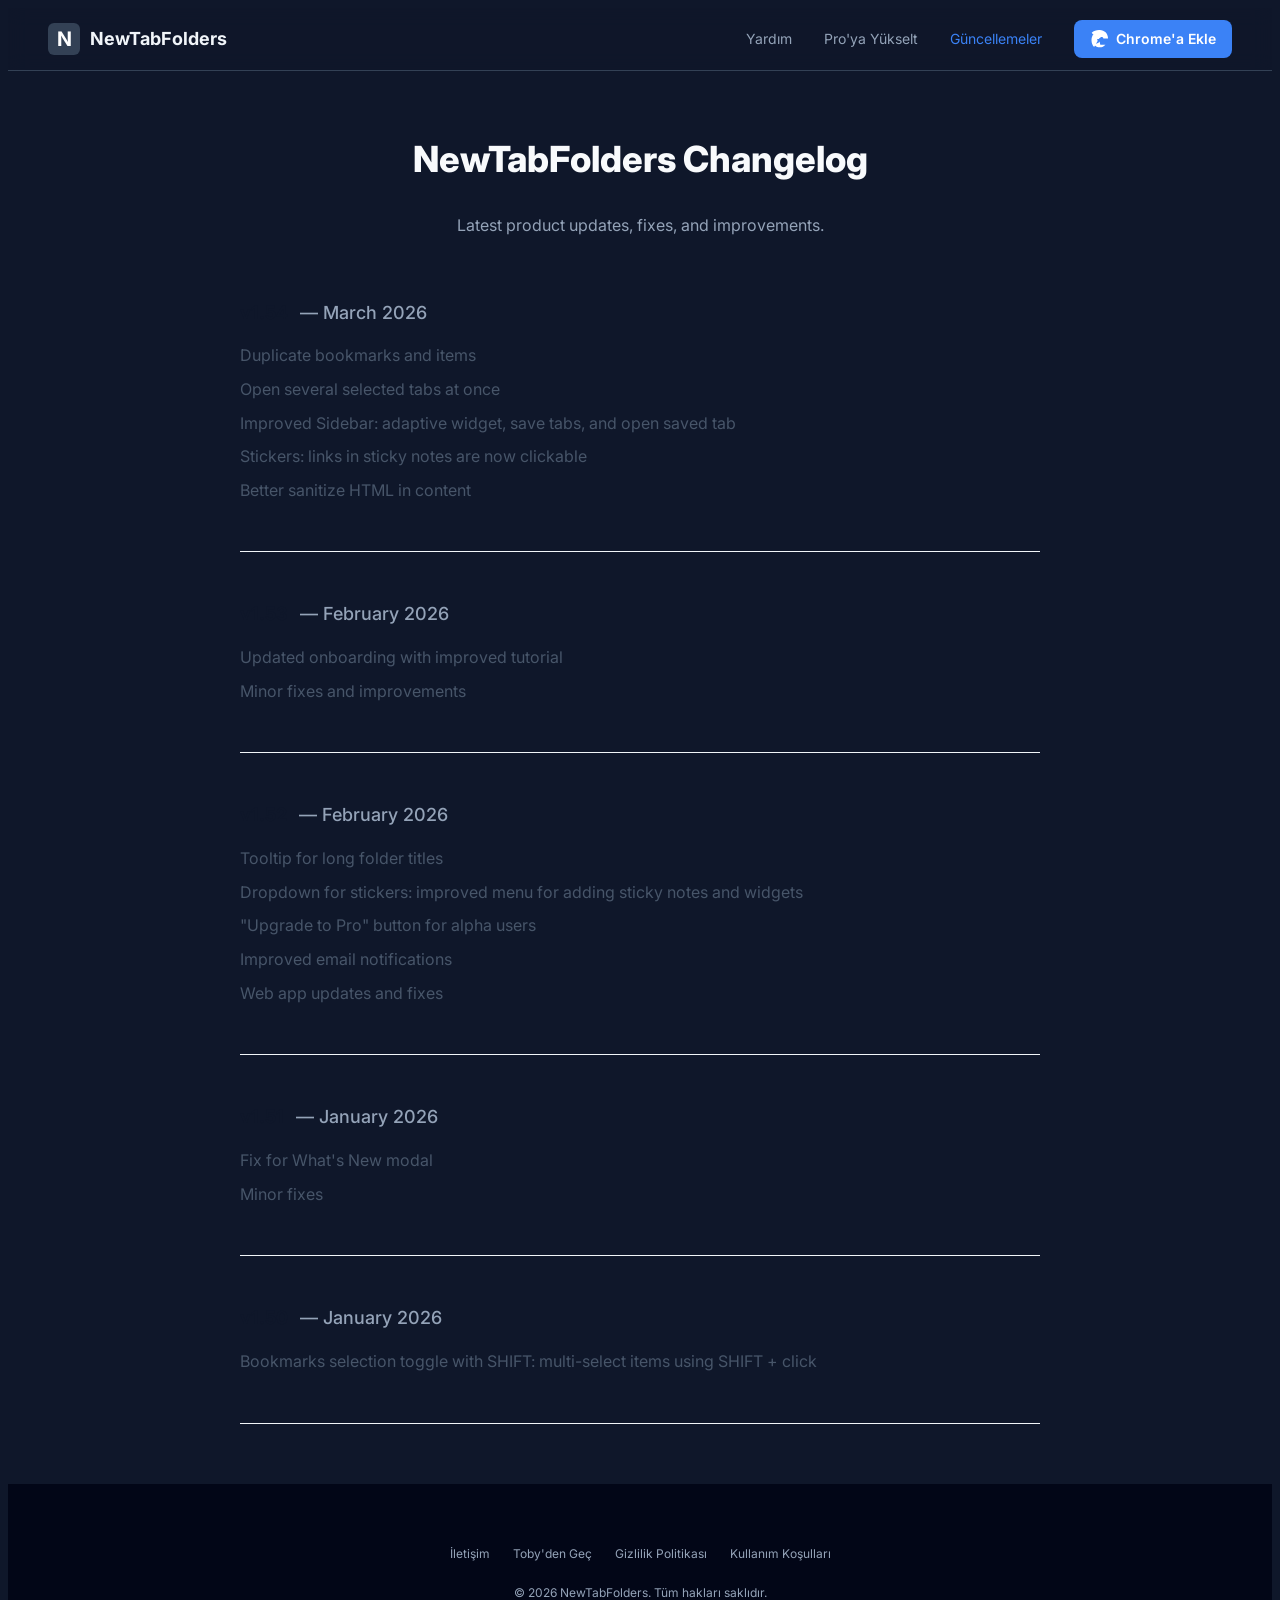
<file: changelog.html>
<!DOCTYPE html>
<html lang="en">
<head>
    <meta charset="UTF-8">
    <meta name="viewport" content="width=device-width, initial-scale=1.0">
    <title>Changelog - NewTabFolders</title>
    <link href="https://fonts.googleapis.com/css2?family=Inter:wght@400;500;600;700&display=swap" rel="stylesheet">
    <script src="js/translations.js"></script>
    <script src="js/info-page.js"></script>
    <style>
        :root {
            --primary: #3b82f6;
            --text-main: #1f2937;
            --text-muted: #6b7280;
            --bg-body: #ffffff;
            --border: #e5e7eb;
        }
        body { font-family: 'Inter', sans-serif; background-color: var(--bg-body); color: var(--text-main); line-height: 1.6; }
        [data-theme="dark"] body { background: #0f172a; color: #f1f5f9; }
        
        header { 
            position: sticky; top: 0; z-index: 100; background: rgba(255,255,255,0.8); backdrop-filter: blur(10px);
            display: flex; justify-content: space-between; align-items: center; padding: 12px 40px; border-bottom: 1px solid var(--border);
        }
        .logo-area { display: flex; align-items: center; gap: 10px; font-weight: 700; font-size: 18px; color: #334155; text-decoration: none; }
        .logo-box { width: 32px; height: 32px; background: #334155; color: white; border-radius: 6px; display: flex; align-items: center; justify-content: center; font-size: 20px; }
        
        nav { display: flex; gap: 32px; align-items: center; }
        nav a { text-decoration: none; color: var(--text-muted); font-size: 14px; transition: color 0.2s; }
        nav a:hover { color: var(--primary); }
        
        .btn-chrome { 
            background: var(--primary); color: white; padding: 8px 16px; border-radius: 8px; font-weight: 600; font-size: 14px;
            display: flex; align-items: center; gap: 8px; border: none; cursor: pointer; text-decoration: none;
        }
        .chrome-icon { width: 18px; height: 18px; }

        .container { max-width: 800px; margin: 60px auto; padding: 0 20px; }
        .hero { text-align: center; margin-bottom: 60px; }
        .hero h1 { font-size: 36px; font-weight: 800; color: #0f172a; }
        .hero p { color: var(--text-muted); margin-top: 8px; }

        .log-entry { margin-bottom: 48px; border-bottom: 1px solid #f1f5f9; padding-bottom: 32px; }
        .version { font-size: 18px; font-weight: 700; color: #0f172a; display: flex; align-items: center; gap: 12px; margin-bottom: 12px; }
        .version-date { color: var(--text-muted); font-size: 18px; font-weight: 500; }
        
        ul { list-style: none; padding: 0; }
        li { margin-bottom: 8px; color: #475569; position: relative; padding-left: 0; }
        li::before { display: none; }

        footer { text-align: center; padding: 60px 40px; color: var(--text-muted); font-size: 12px; }
    </style>
</head>
<body>
    <header>
        <a href="index.html" class="logo-area">
            <div class="logo-box">N</div>
            <span>NewTabFolders</span>
        </a>
        <nav>
            <a href="guide.html" data-i18n="help">Guide</a>
            <a href="pricing.html" data-i18n="upgrade_pro">Pricing</a>
            <a href="changelog.html" style="color:var(--primary)" data-i18n="nav_updates">Updates</a>
            <a href="https://chrome.google.com/webstore" class="btn-chrome">
                <svg class="chrome-icon" viewBox="0 0 24 24" fill="currentColor"><path d="M12 0C8.21 0 4.83 1.35 2.26 3.6L9.16 12L12 12C12 11.2 12.33 10.45 12.92 9.92C13.5 9.4 14.28 9.11 15.11 9.11C16.5 9.11 17.65 10.1 17.84 11.41L23.96 11.41C23.99 11.19 24 10.97 24 10.75C24 4.81 19.19 0 13.25 0H12ZM4.46 5.51C2.93 7.8 2 10.55 2 13.5C2 17.06 3.32 20.32 5.5 22.8L10.36 14.39C9.9 14 9.61 13.43 9.61 12.79C9.61 11.69 10.5 10.79 11.61 10.79C12.01 10.79 12.39 10.91 12.7 11.11L19.56 5.51H19.55C17.67 3.33 14.99 2 12 2C9.01 2 6.33 3.33 4.45 5.51H4.46ZM12.79 15.11C12.79 15.75 12.39 16.32 11.77 16.63L5.51 19.55C7.39 21.73 10.07 23.06 13.06 23.06C16.05 23.06 18.73 21.73 20.61 19.55L14.49 19.55C14.19 19.55 13.88 19.46 13.62 19.29L12.79 15.11Z"/></svg>
                <span data-i18n="add_to_chrome">Add to Chrome</span>
            </a>
        </nav>
    </header>

    <div class="container">
        <div class="hero">
            <h1>NewTabFolders Changelog</h1>
            <p>Latest product updates, fixes, and improvements.</p>
        </div>

        <div class="log-entry">
            <div class="version">v1.54 <span class="version-date">— March 2026</span></div>
            <ul>
                <li>Duplicate bookmarks and items</li>
                <li>Open several selected tabs at once</li>
                <li>Improved Sidebar: adaptive widget, save tabs, and open saved tab</li>
                <li>Stickers: links in sticky notes are now clickable</li>
                <li>Better sanitize HTML in content</li>
            </ul>
        </div>

        <div class="log-entry">
            <div class="version">v1.53 <span class="version-date">— February 2026</span></div>
            <ul>
                <li>Updated onboarding with improved tutorial</li>
                <li>Minor fixes and improvements</li>
            </ul>
        </div>

        <div class="log-entry">
            <div class="version">v1.52 <span class="version-date">— February 2026</span></div>
            <ul>
                <li>Tooltip for long folder titles</li>
                <li>Dropdown for stickers: improved menu for adding sticky notes and widgets</li>
                <li>"Upgrade to Pro" button for alpha users</li>
                <li>Improved email notifications</li>
                <li>Web app updates and fixes</li>
            </ul>
        </div>

        <div class="log-entry">
            <div class="version">v1.51 <span class="version-date">— January 2026</span></div>
            <ul>
                <li>Fix for What's New modal</li>
                <li>Minor fixes</li>
            </ul>
        </div>

        <div class="log-entry">
            <div class="version">v1.50 <span class="version-date">— January 2026</span></div>
            <ul>
                <li>Bookmarks selection toggle with SHIFT: multi-select items using SHIFT + click</li>
            </ul>
        </div>
    </div>

    <footer>
        <div class="footer-links" style="margin-bottom: 20px;">
            <a href="#" style="margin: 0 10px; color: var(--text-muted); text-decoration: none;" data-i18n="footer_contact">Contact</a>
            <a href="#" style="margin: 0 10px; color: var(--text-muted); text-decoration: none;" data-i18n="migrate_toby">Migrate from Toby</a>
            <a href="https://methefor.github.io/New-Tab-Folders/privacy.html" target="_blank" rel="noopener" style="margin: 0 10px; color: var(--text-muted); text-decoration: none;" data-i18n="footer_privacy">Privacy Policy</a>
            <a href="#" style="margin: 0 10px; color: var(--text-muted); text-decoration: none;" data-i18n="footer_terms">Terms of Use</a>
        </div>
        <div class="copy" data-i18n="footer_copyright">© 2026 NewTabFolders. All rights reserved.</div>
    </footer>
</body>
</html>
</file>
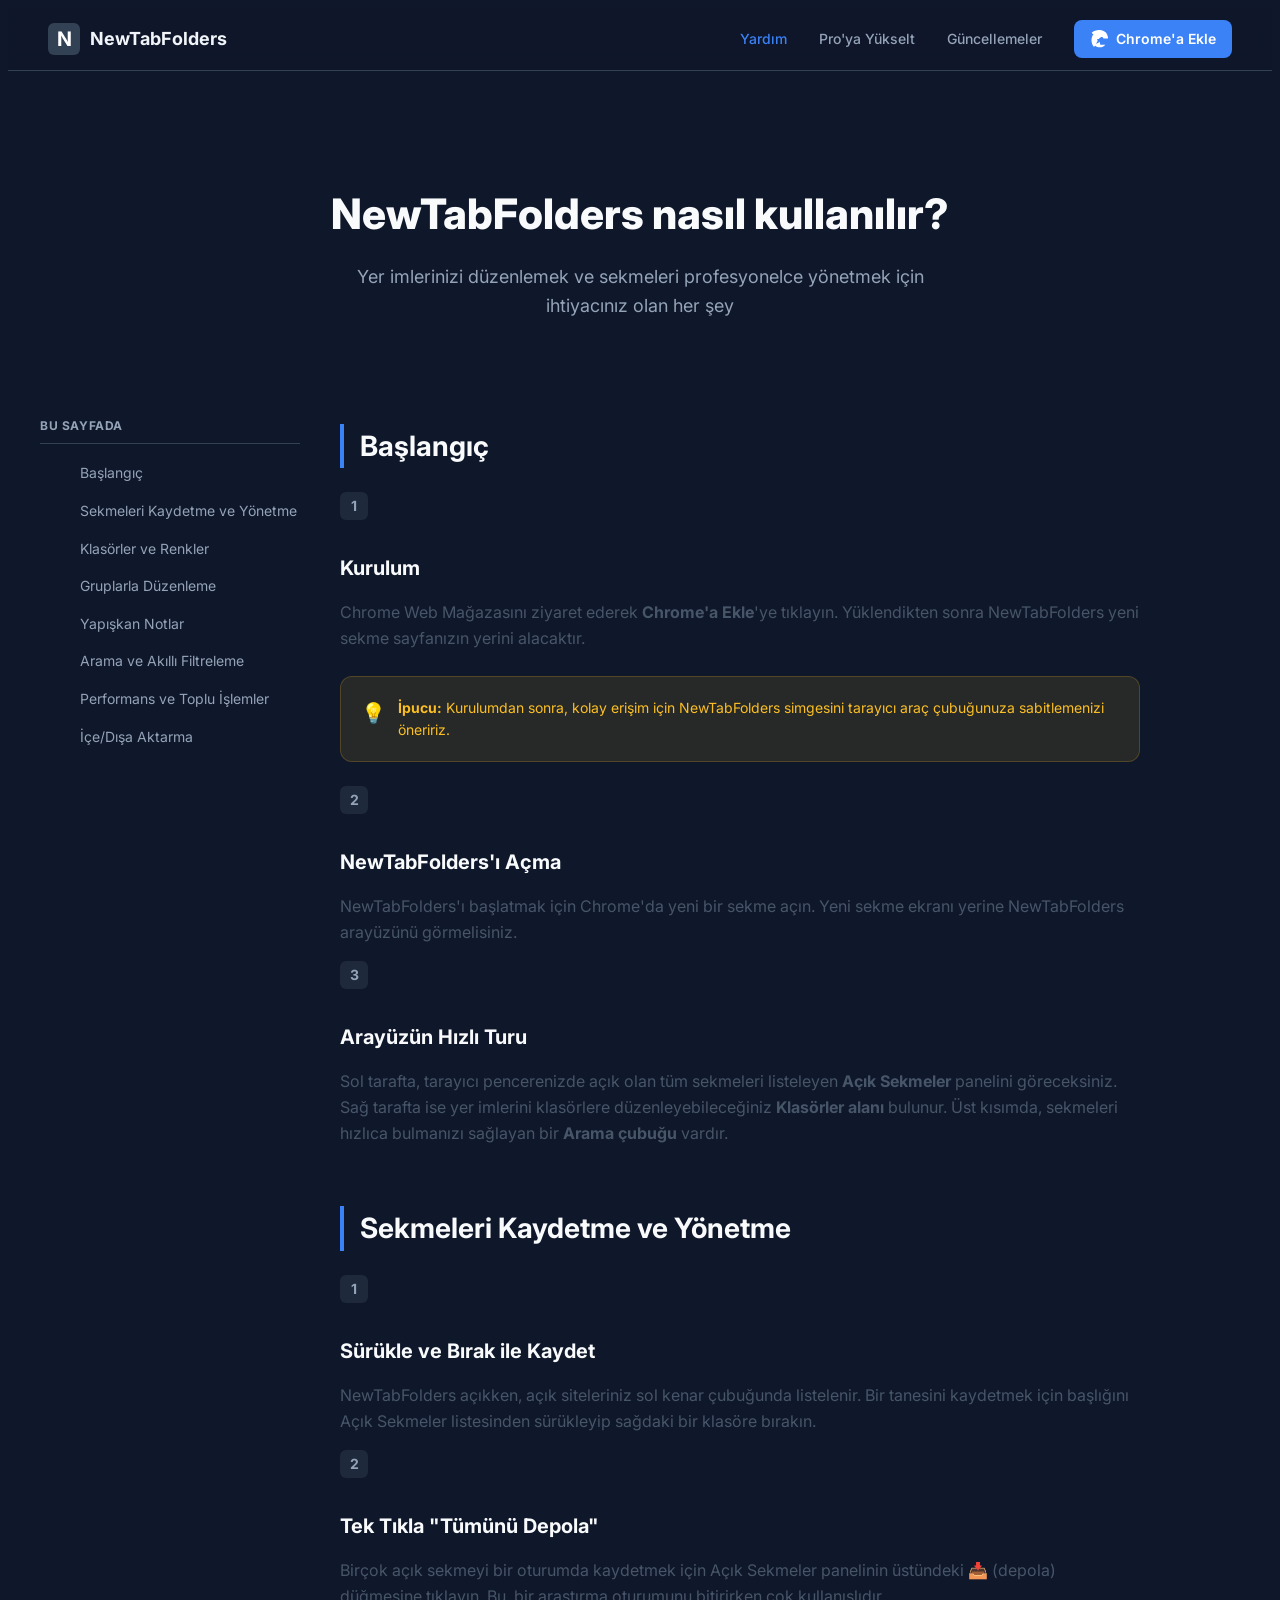
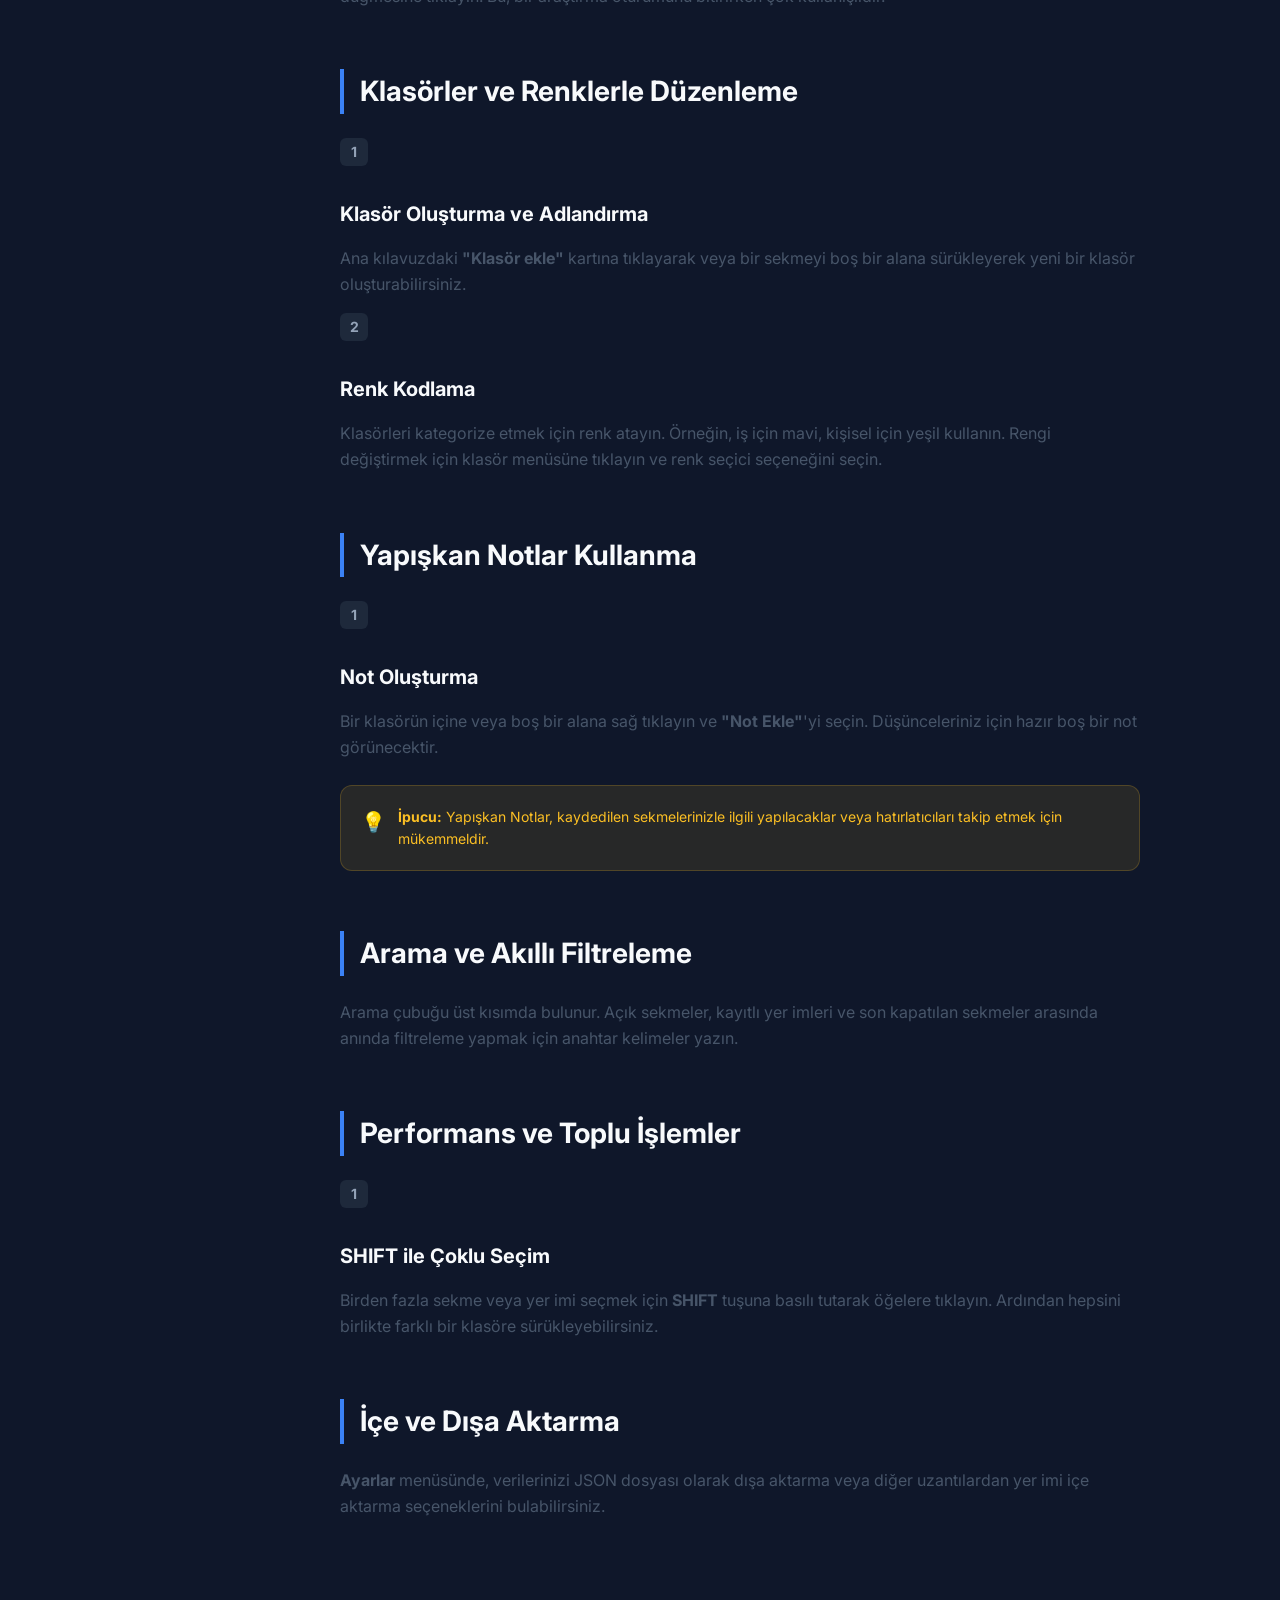
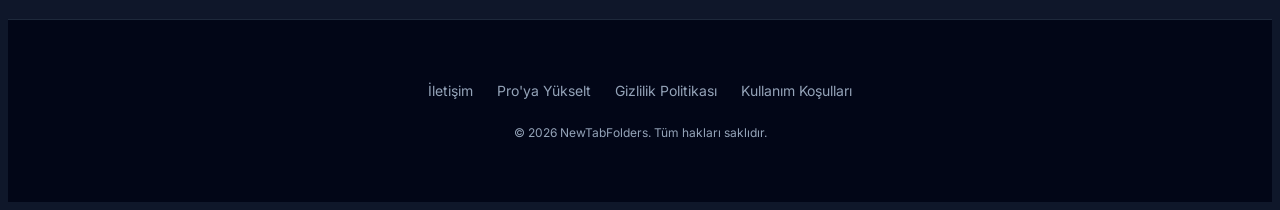
<file: guide.html>
<!DOCTYPE html>
<html lang="en">
<head>
    <meta charset="UTF-8">
    <meta name="viewport" content="width=device-width, initial-scale=1.0">
    <title>Guide - NewTabFolders</title>
    <link href="https://fonts.googleapis.com/css2?family=Inter:wght@400;500;600;700&display=swap" rel="stylesheet">
    <script src="js/translations.js"></script>
    <script src="js/info-page.js"></script>
    <style>
        :root {
            --primary: #3b82f6;
            --primary-hover: #2563eb;
            --text-main: #1f2937;
            --text-muted: #6b7280;
            --bg-body: #ffffff;
            --bg-card: #f9fafb;
            --border: #e5e7eb;
            --shadow: 0 4px 6px -1px rgba(0, 0, 0, 0.1), 0 2px 4px -1px rgba(0, 0, 0, 0.06);
        }
        body { font-family: 'Inter', sans-serif; background-color: var(--bg-body); color: var(--text-main); line-height: 1.6; }
        [data-theme="dark"] body { background: #0f172a; color: #f1f5f9; }

        header {
            position: sticky; top: 0; z-index: 100; background: rgba(255,255,255,0.8); backdrop-filter: blur(10px);
            display: flex; justify-content: space-between; align-items: center; padding: 12px 40px; border-bottom: 1px solid var(--border);
        }
        .logo-area { display: flex; align-items: center; gap: 10px; font-weight: 700; font-size: 18px; color: #334155; text-decoration: none; }
        .logo-box { width: 32px; height: 32px; background: #334155; color: white; border-radius: 6px; display: flex; align-items: center; justify-content: center; font-size: 20px; }

        nav { display: flex; gap: 32px; align-items: center; }
        nav a { text-decoration: none; color: var(--text-muted); font-size: 14px; font-weight: 500; transition: color 0.2s; }
        nav a:hover { color: var(--primary); }
        nav a.active { color: var(--primary); }

        .btn-chrome {
            background: var(--primary); color: white; padding: 8px 16px; border-radius: 8px; font-weight: 600; font-size: 14px;
            display: flex; align-items: center; gap: 8px; border: none; cursor: pointer; transition: opacity 0.2s; text-decoration: none;
        }
        .btn-chrome:hover { opacity: 0.9; }
        .chrome-icon { width: 18px; height: 18px; }

        .hero { text-align: center; padding: 80px 20px 40px; }
        .hero h1 { font-size: 42px; font-weight: 800; color: #0f172a; margin-bottom: 16px; }
        .hero p { font-size: 18px; color: var(--text-muted); max-width: 600px; margin: 0 auto; }

        .main-container { max-width: 1200px; margin: 0 auto; display: flex; gap: 40px; padding: 40px 20px; }

        .sidebar { width: 260px; position: sticky; top: 100px; height: fit-content; }
        .sidebar h4 { font-size: 12px; text-transform: uppercase; color: var(--text-muted); letter-spacing: 0.05em; margin-bottom: 16px; border-bottom: 1px solid var(--border); padding-bottom: 8px; }
        .sidebar ul { list-style: none; }
        .sidebar li { margin-bottom: 12px; }
        .sidebar a { text-decoration: none; color: var(--text-muted); font-size: 14px; transition: color 0.2s; }
        .sidebar a:hover { color: var(--primary); }

        .content { flex: 1; max-width: 800px; }
        section { margin-bottom: 60px; scroll-margin-top: 100px; }
        section .num { display: inline-flex; width: 28px; height: 28px; background: #f1f5f9; color: #475569; border-radius: 6px; align-items: center; justify-content: center; font-weight: 700; margin-bottom: 12px; font-size: 14px; display: flex; }
        h2 { font-size: 28px; font-weight: 700; border-left: 4px solid var(--primary); padding-left: 16px; margin-bottom: 24px; color: #0f172a; }
        h3 { font-size: 20px; font-weight: 700; margin-top: 32px; margin-bottom: 12px; color: #1e293b; }
        p { margin-bottom: 16px; color: #475569; }
        ul.bullet-list { list-style: none; padding: 0; }
        ul.bullet-list li { margin-bottom: 8px; display: flex; gap: 10px; color: #475569; }
        ul.bullet-list li::before { content: '•'; color: var(--primary); font-weight: bold; }

        .pro-tip { background: #fffbeb; border: 1px solid #fef3c7; border-radius: 12px; padding: 20px; margin: 24px 0; display: flex; gap: 12px; }
        .pro-tip-icon { font-size: 20px; }
        .pro-tip p { margin: 0; color: #92400e; font-size: 14px; }

        footer { border-top: 1px solid var(--border); padding: 60px 40px; text-align: center; background: #f8fafc; }
        .footer-links { display: flex; justify-content: center; gap: 24px; margin-bottom: 20px; }
        .footer-links a { color: var(--text-muted); text-decoration: none; font-size: 14px; }
        .copy { font-size: 12px; color: var(--text-muted); }

        @media (max-width: 900px) {
            .sidebar { display: none; }
            .main-container { padding: 20px; }
        }
    </style>
</head>
<body>
    <header>
        <a href="index.html" class="logo-area">
            <div class="logo-box">N</div>
            <span>NewTabFolders</span>
        </a>
        <nav>
            <a href="guide.html" class="active" data-i18n="help">Guide</a>
            <a href="pricing.html" data-i18n="upgrade_pro">Pricing</a>
            <a href="changelog.html" data-i18n="nav_updates">Updates</a>
            <a href="https://chrome.google.com/webstore" class="btn-chrome">
                <svg class="chrome-icon" viewBox="0 0 24 24" fill="currentColor">
                    <path d="M12 0C8.21 0 4.83 1.35 2.26 3.6L9.16 12L12 12C12 11.2 12.33 10.45 12.92 9.92C13.5 9.4 14.28 9.11 15.11 9.11C16.5 9.11 17.65 10.1 17.84 11.41L23.96 11.41C23.99 11.19 24 10.97 24 10.75C24 4.81 19.19 0 13.25 0H12ZM4.46 5.51C2.93 7.8 2 10.55 2 13.5C2 17.06 3.32 20.32 5.5 22.8L10.36 14.39C9.9 14 9.61 13.43 9.61 12.79C9.61 11.69 10.5 10.79 11.61 10.79C12.01 10.79 12.39 10.91 12.7 11.11L19.56 5.51H19.55C17.67 3.33 14.99 2 12 2C9.01 2 6.33 3.33 4.45 5.51H4.46ZM12.79 15.11C12.79 15.75 12.39 16.32 11.77 16.63L5.51 19.55C7.39 21.73 10.07 23.06 13.06 23.06C16.05 23.06 18.73 21.73 20.61 19.55L14.49 19.55C14.19 19.55 13.88 19.46 13.62 19.29L12.79 15.11Z"/>
                </svg>
                <span data-i18n="add_to_chrome">Add to Chrome</span>
            </a>
        </nav>
    </header>

    <div class="hero">
        <h1 data-i18n="how_to_use">How to Use NewTabFolders</h1>
        <p data-i18n="guide_subtitle">Everything you need to organize your bookmarks and manage tabs like a pro</p>
    </div>

    <div class="main-container">
        <div class="sidebar">
            <h4 data-i18n="sidebar_on_page">On this page</h4>
            <ul>
                <li><a href="#getting-started" data-i18n="getting_started">Getting Started</a></li>
                <li><a href="#saving-tabs" data-i18n="sidebar_saving_tabs">Saving and Managing Tabs</a></li>
                <li><a href="#folders-colors" data-i18n="sidebar_folders_colors">Folders and Colors</a></li>
                <li><a href="#groups" data-i18n="sidebar_groups">Organizing with Groups</a></li>
                <li><a href="#sticky-notes" data-i18n="sidebar_sticky_notes">Using Sticky Notes</a></li>
                <li><a href="#search" data-i18n="sidebar_search">Search and Smart Filtering</a></li>
                <li><a href="#performance" data-i18n="sidebar_performance">Performance and Bulk Actions</a></li>
                <li><a href="#import-export" data-i18n="sidebar_import_export">Importing and Exporting</a></li>
            </ul>
        </div>

        <div class="content">
            <section id="getting-started">
                <h2 data-i18n="getting_started">Getting Started</h2>
                <div class="num">1</div>
                <h3 data-i18n="installation">Installation</h3>
                <p data-i18n-html="installation_text">Add NewTabFolders for newtab to Chrome by visiting the Chrome Web Store and clicking <strong>Add to Chrome</strong>. Once installed, NewTabFolders will replace your new tab page.</p>
                <div class="pro-tip">
                    <span class="pro-tip-icon">💡</span>
                    <p data-i18n-html="pro_tip_installation"><strong>Pro Tip:</strong> After installation, we recommend pinning NewTabFolders's icon to your browser's toolbar for easy access.</p>
                </div>

                <div class="num">2</div>
                <h3 data-i18n="opening_ntf">Opening NewTabFolders</h3>
                <p data-i18n="opening_ntf_text">To launch NewTabFolders, simply open a new tab in Chrome. You should see the NewTabFolders interface instead of the usual new tab screen.</p>

                <div class="num">3</div>
                <h3 data-i18n="quick_tour">Quick Tour of the Interface</h3>
                <p data-i18n-html="quick_tour_text">On the left side, you will see an <strong>Open Tabs</strong> panel listing all the tabs currently open in your browser window. On the right side, you'll find your <strong>Folders area</strong>, where you can organize bookmarks into folders. At the top, there's a <strong>Search bar</strong> that lets you find tabs quickly.</p>
            </section>

            <section id="saving-tabs">
                <h2 data-i18n="saving_tabs_title">Saving and Managing Tabs</h2>
                <div class="num">1</div>
                <h3 data-i18n="drag_drop_title">Drag and Drop to Save</h3>
                <p data-i18n="drag_drop_text">Whenever NewTabFolders is open, your currently open sites are listed in the left sidebar. To save one, just drag its title from the Open Tabs list and drop it into a folder on the right.</p>

                <div class="num">2</div>
                <h3 data-i18n="stash_all_title">One-Click "Stash All"</h3>
                <p data-i18n="stash_all_text">To save a whole session of many open tabs, click the 📥 (stash) button at the top of the Open Tabs panel. This is great for when you're finishing a research session.</p>
            </section>

            <section id="folders-colors">
                <h2 data-i18n="folders_colors_title">Organizing with Folders and Colors</h2>
                <div class="num">1</div>
                <h3 data-i18n="creating_folders_title">Creating and Naming Folders</h3>
                <p data-i18n-html="creating_folders_text">You can create a new folder by clicking the <strong>"Add folder"</strong> card in the main grid or dragging a tab into a blank area.</p>

                <div class="num">2</div>
                <h3 data-i18n="color_coding_title">Color Coding</h3>
                <p data-i18n="color_coding_text">Assign colors to your folders to categorize them. For instance, use blue for work, green for personal. To change color, click the folder menu and select a color picker option.</p>
            </section>

            <section id="sticky-notes">
                <h2 data-i18n="sticky_notes_title">Using Sticky Notes</h2>
                <div class="num">1</div>
                <h3 data-i18n="creating_note_title">Creating a Note</h3>
                <p data-i18n-html="creating_note_text">Right-click inside a folder or on an empty area and select <strong>"Add Sticky Note"</strong>. A blank note will appear, ready for your thoughts.</p>
                <div class="pro-tip">
                    <span class="pro-tip-icon">💡</span>
                    <p data-i18n-html="pro_tip_sticky"><strong>Pro Tip:</strong> Sticky Notes are perfect for tracking to-dos or reminders related to your saved tabs.</p>
                </div>
            </section>

            <section id="search">
                <h2 data-i18n="search_title">Search and Smart Filtering</h2>
                <p data-i18n="search_text">The search bar is located at the top. Type keywords to instantly filter through open tabs, saved bookmarks, and recently closed tabs.</p>
            </section>

            <section id="performance">
                <h2 data-i18n="performance_title">Performance and Bulk Actions</h2>
                <div class="num">1</div>
                <h3 data-i18n="multi_select_title">Multi-Select with SHIFT</h3>
                <p data-i18n-html="multi_select_text">Hold <strong>SHIFT</strong> and click on items to select multiple tabs or bookmarks. You can then drag them all together to a different folder.</p>
            </section>

            <section id="import-export">
                <h2 data-i18n="import_export_title">Importing and Exporting</h2>
                <p data-i18n-html="import_export_text">In the <strong>Settings</strong> menu, you can find options to export your data as a JSON file or import bookmarks from other extensions.</p>
            </section>
        </div>
    </div>

    <footer>
        <div class="footer-links">
            <a href="#" data-i18n="footer_contact">Contact</a>
            <a href="pricing.html" data-i18n="upgrade_pro">Pricing</a>
            <a href="https://methefor.github.io/New-Tab-Folders/privacy.html" target="_blank" rel="noopener" data-i18n="footer_privacy">Privacy Policy</a>
            <a href="#" data-i18n="footer_terms">Terms of Use</a>
        </div>
        <div class="copy" data-i18n="footer_copyright">© 2026 NewTabFolders. All rights reserved.</div>
    </footer>


</body>
</html>
</file>
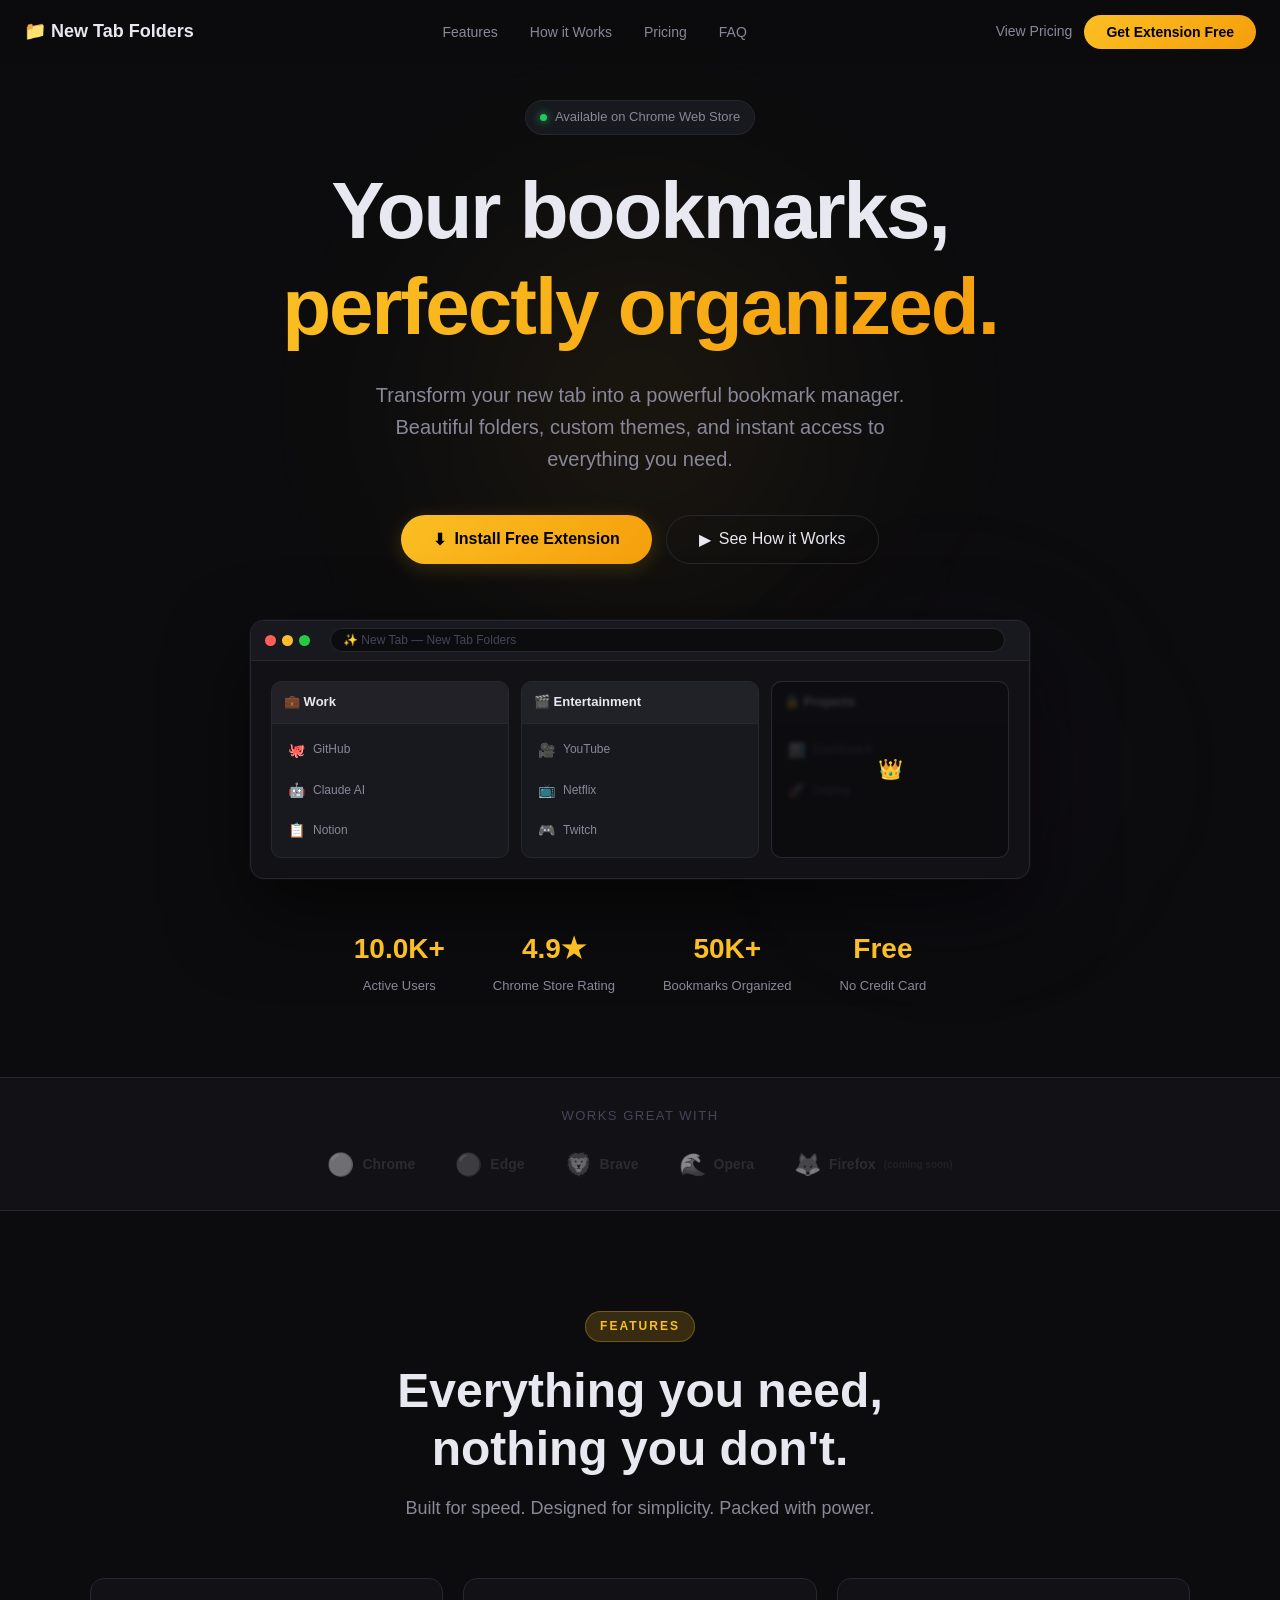
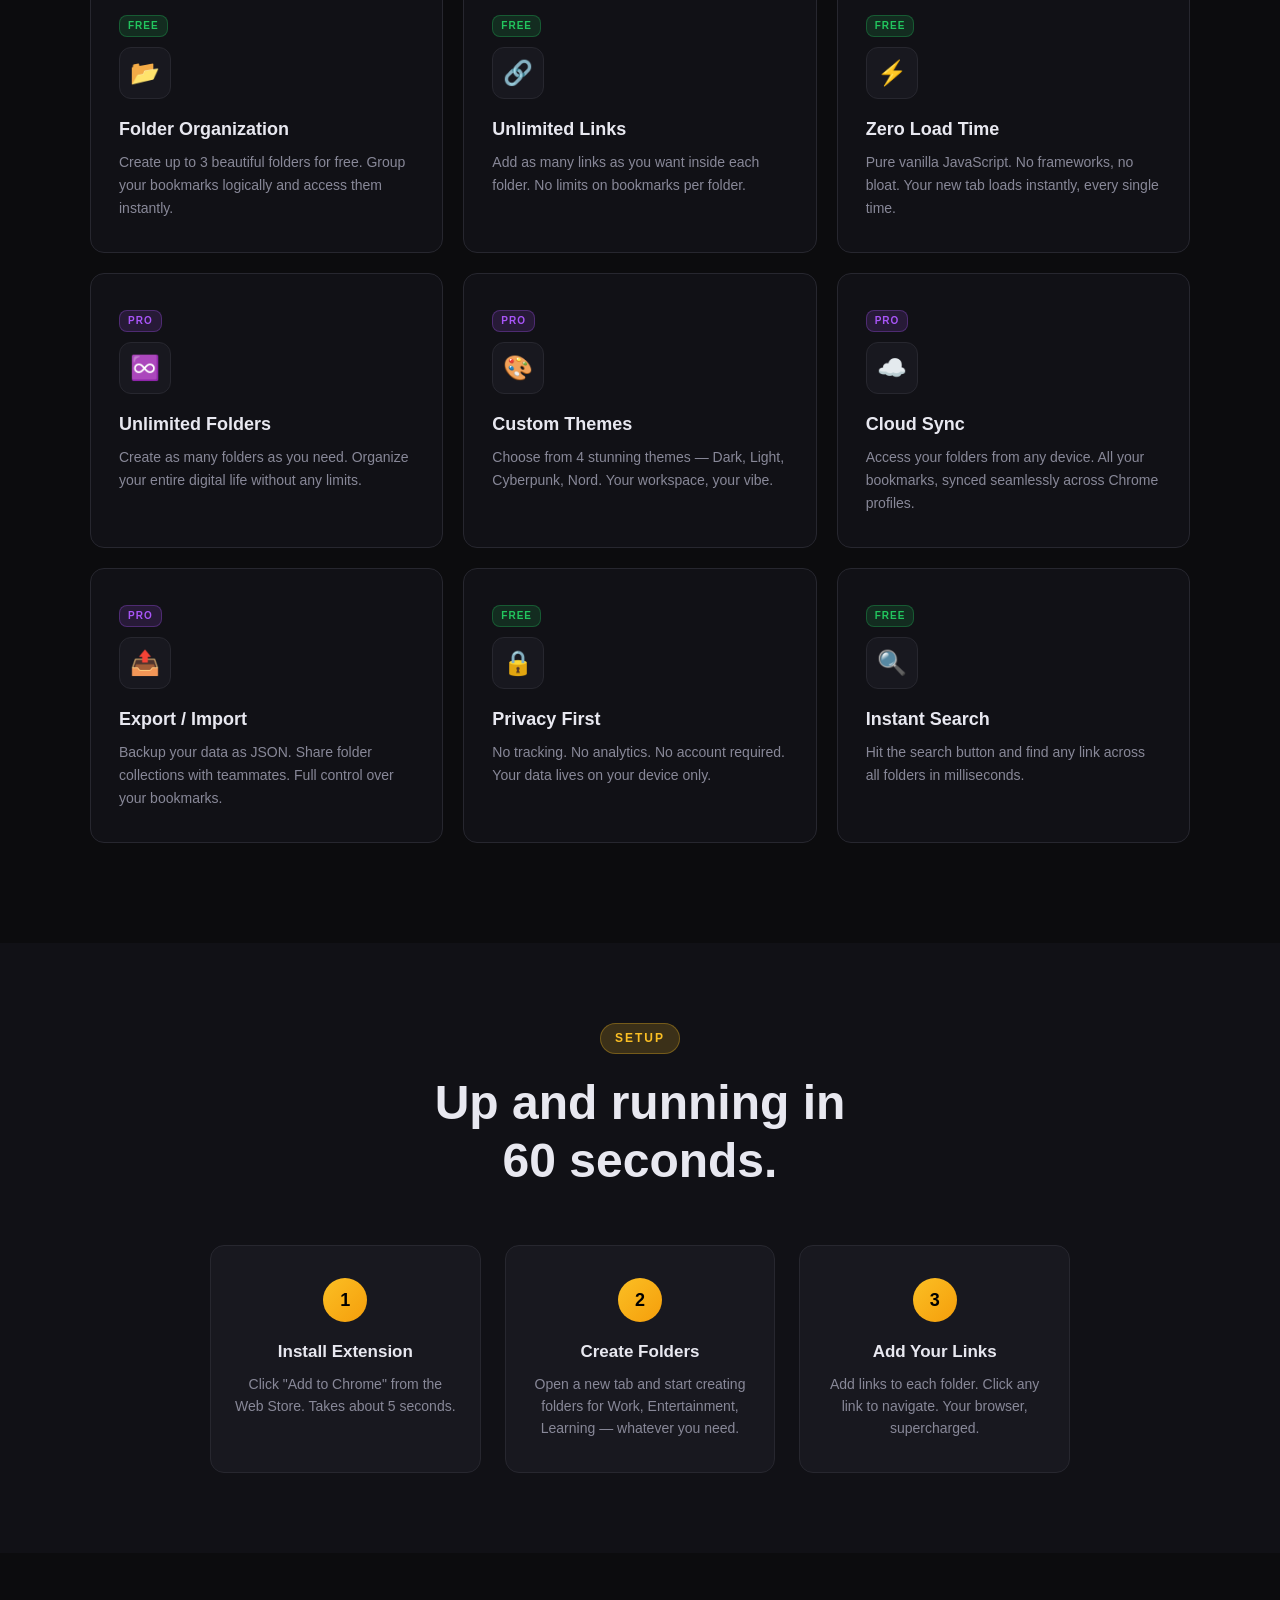
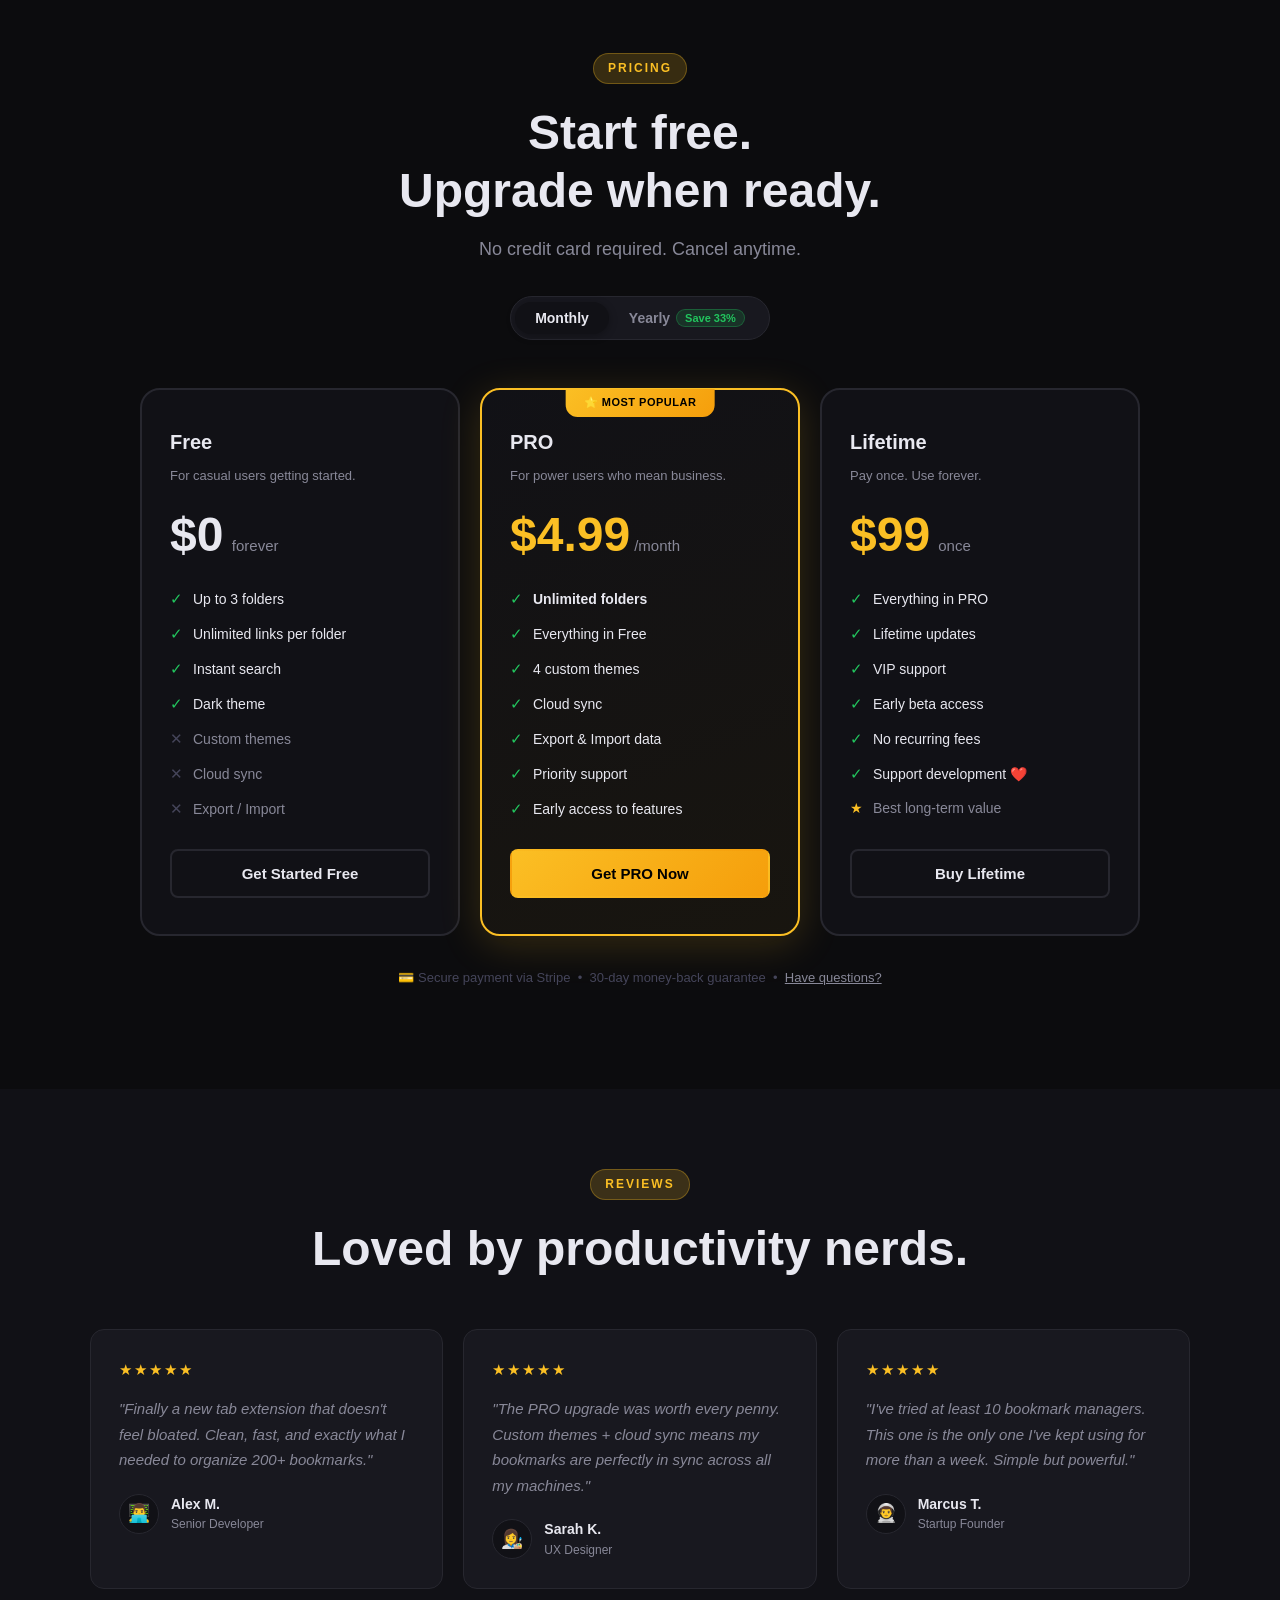
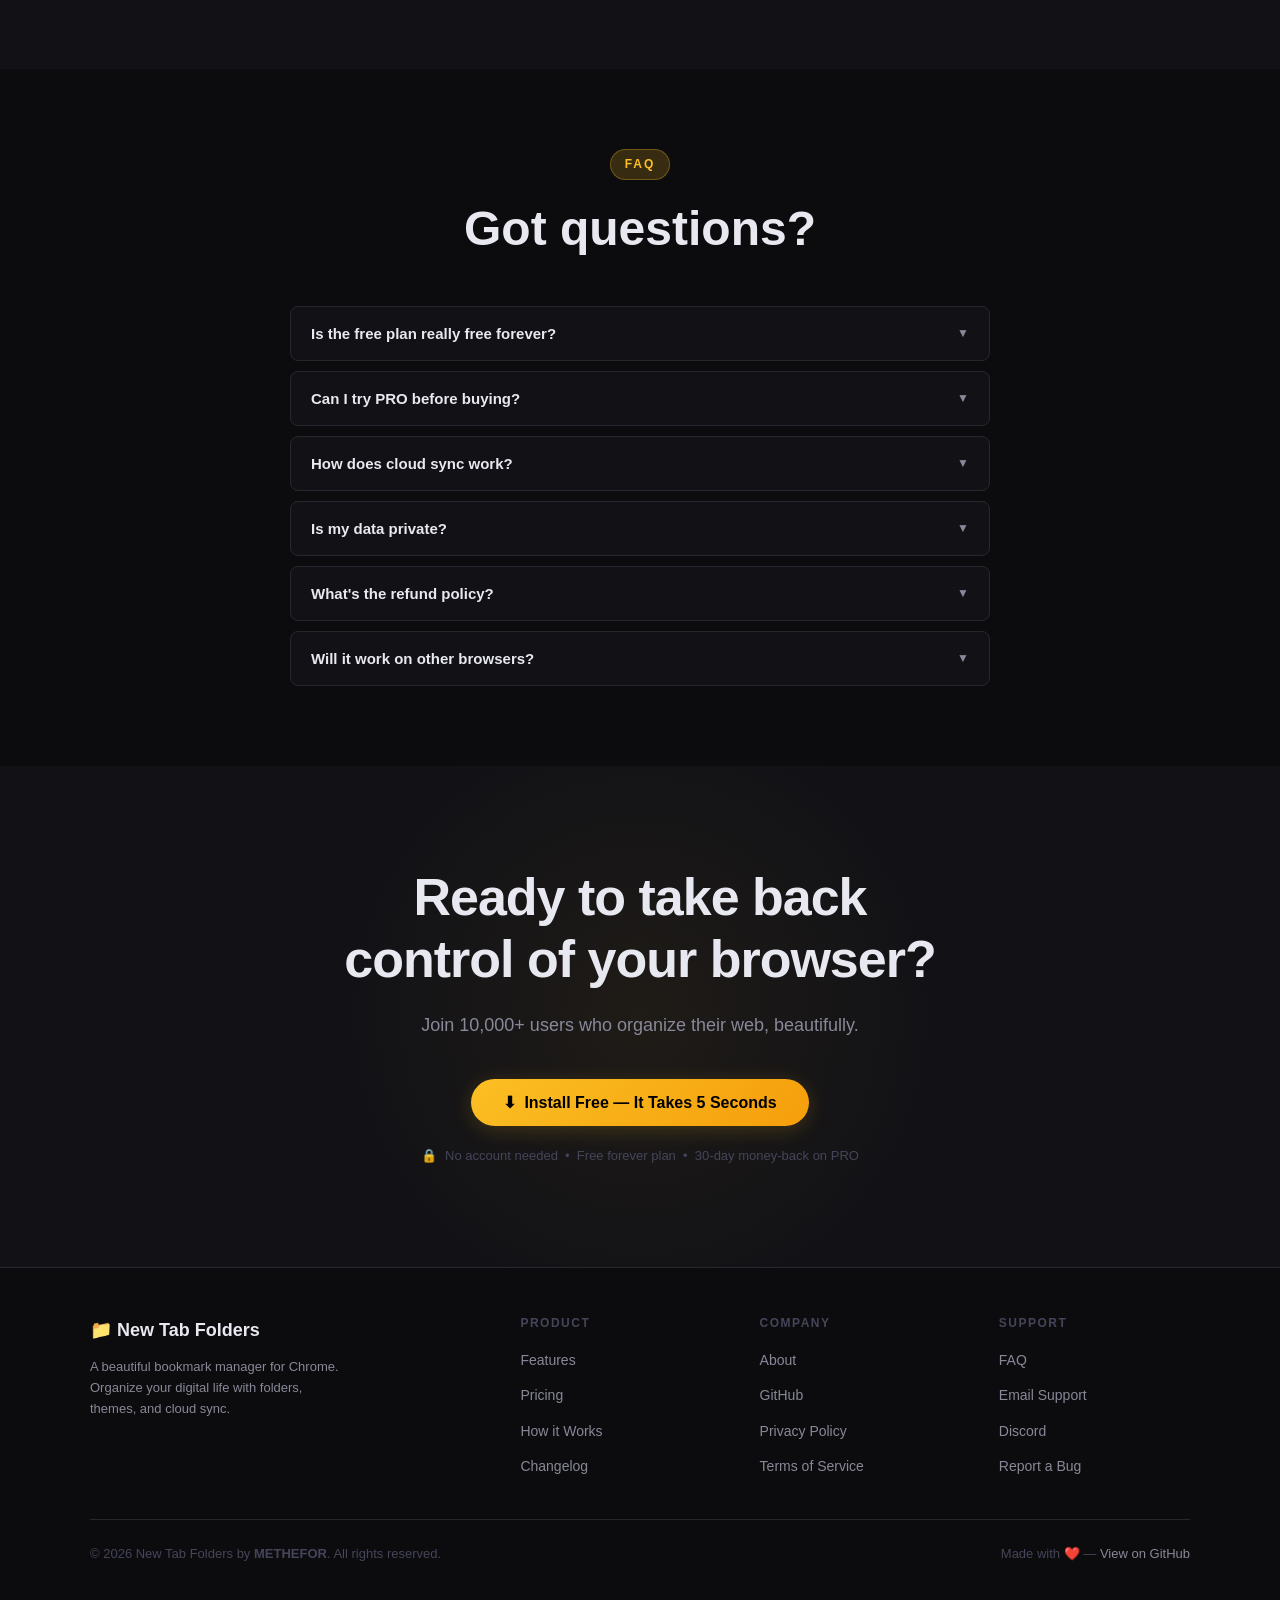
<file: landing.html>
<!DOCTYPE html>
<html lang="en">
<head>
    <meta charset="UTF-8">
    <meta name="viewport" content="width=device-width, initial-scale=1.0">
    <title>New Tab Folders — Beautiful Bookmark Manager for Chrome</title>
    <meta name="description" content="Transform your new tab into a powerful bookmark manager. Organize links with beautiful folders, custom themes, and cloud sync. Free plan available.">

    <style>
    /* =====================================================
       RESET & BASE
    ===================================================== */
    *, *::before, *::after { margin: 0; padding: 0; box-sizing: border-box; }

    :root {
        --bg:        #0c0c0e;
        --bg2:       #111116;
        --bg3:       #18181f;
        --border:    #27272f;
        --text:      #e8e8f0;
        --muted:     #888898;
        --dim:       #45455a;
        --gold:      #fbbf24;
        --gold2:     #f59e0b;
        --gold-glow: rgba(251,191,36,.18);
        --purple:    #a855f7;
        --green:     #22c55e;
        --r:         14px;
        --r-sm:      8px;
        --shadow:    0 8px 40px rgba(0,0,0,.5);
    }

    html { scroll-behavior: smooth; }

    body {
        font-family: -apple-system, BlinkMacSystemFont, 'Segoe UI', Inter, Roboto, sans-serif;
        background: var(--bg);
        color: var(--text);
        line-height: 1.6;
        overflow-x: hidden;
    }

    /* =====================================================
       TYPOGRAPHY
    ===================================================== */
    h1,h2,h3,h4 { line-height: 1.2; font-weight: 800; }
    a { text-decoration: none; color: inherit; }

    .section-label {
        display: inline-block;
        font-size: 12px;
        font-weight: 700;
        letter-spacing: 2px;
        text-transform: uppercase;
        color: var(--gold);
        background: var(--gold-glow);
        border: 1px solid rgba(251,191,36,.3);
        padding: 5px 14px;
        border-radius: 20px;
        margin-bottom: 20px;
    }

    .section-title {
        font-size: clamp(28px, 5vw, 48px);
        margin-bottom: 16px;
    }

    .section-sub {
        font-size: 18px;
        color: var(--muted);
        max-width: 600px;
        margin: 0 auto;
    }

    .text-gold { color: var(--gold); }

    /* =====================================================
       NAVBAR
    ===================================================== */
    .nav {
        position: fixed;
        top: 0; left: 0; right: 0;
        z-index: 999;
        padding: 0 24px;
        height: 64px;
        display: flex;
        align-items: center;
        justify-content: space-between;
        background: rgba(12,12,14,.85);
        backdrop-filter: blur(16px);
        -webkit-backdrop-filter: blur(16px);
        border-bottom: 1px solid transparent;
        transition: border-color .3s;
    }

    .nav.scrolled { border-color: var(--border); }

    .nav-logo {
        font-size: 18px;
        font-weight: 800;
        display: flex;
        align-items: center;
        gap: 8px;
    }

    .nav-links {
        display: flex;
        align-items: center;
        gap: 32px;
        list-style: none;
    }

    .nav-links a {
        font-size: 14px;
        color: var(--muted);
        transition: color .2s;
    }

    .nav-links a:hover { color: var(--text); }

    .nav-cta {
        padding: 9px 22px;
        background: linear-gradient(135deg, var(--gold), var(--gold2));
        color: #000;
        font-weight: 700;
        font-size: 14px;
        border-radius: 22px;
        border: none;
        cursor: pointer;
        transition: all .2s;
        white-space: nowrap;
    }

    .nav-cta:hover {
        transform: translateY(-1px);
        box-shadow: 0 4px 16px var(--gold-glow);
    }

    .nav-mobile-toggle {
        display: none;
        background: none;
        border: 1px solid var(--border);
        border-radius: var(--r-sm);
        width: 40px; height: 40px;
        cursor: pointer;
        color: var(--muted);
        font-size: 18px;
        align-items: center;
        justify-content: center;
    }

    /* =====================================================
       HERO
    ===================================================== */
    .hero {
        min-height: 100vh;
        padding: 100px 24px 80px;
        display: flex;
        flex-direction: column;
        align-items: center;
        justify-content: center;
        text-align: center;
        position: relative;
        overflow: hidden;
    }

    /* Gradient orbs */
    .hero::before, .hero::after {
        content: '';
        position: absolute;
        border-radius: 50%;
        filter: blur(80px);
        pointer-events: none;
        z-index: 0;
    }

    .hero::before {
        width: 600px; height: 600px;
        background: radial-gradient(circle, rgba(251,191,36,.08), transparent 70%);
        top: 10%; left: 50%;
        transform: translateX(-50%);
    }

    .hero::after {
        width: 400px; height: 400px;
        background: radial-gradient(circle, rgba(168,85,247,.06), transparent 70%);
        bottom: 10%; right: 10%;
    }

    .hero > * { position: relative; z-index: 1; }

    .hero-badge {
        display: inline-flex;
        align-items: center;
        gap: 8px;
        background: var(--bg3);
        border: 1px solid var(--border);
        border-radius: 20px;
        padding: 6px 14px;
        font-size: 13px;
        color: var(--muted);
        margin-bottom: 28px;
        animation: fadeDown .6s ease both;
    }

    .hero-badge .dot {
        width: 7px; height: 7px;
        border-radius: 50%;
        background: var(--green);
        box-shadow: 0 0 8px var(--green);
        animation: pulse 2s infinite;
    }

    @keyframes pulse {
        0%,100% { opacity: 1; }
        50%      { opacity: .5; }
    }

    .hero h1 {
        font-size: clamp(40px, 7vw, 80px);
        letter-spacing: -2px;
        margin-bottom: 24px;
        animation: fadeDown .6s .1s ease both;
        max-width: 900px;
    }

    .hero h1 .highlight {
        background: linear-gradient(135deg, var(--gold), var(--gold2));
        -webkit-background-clip: text;
        -webkit-text-fill-color: transparent;
        background-clip: text;
    }

    .hero-sub {
        font-size: clamp(16px, 2.5vw, 20px);
        color: var(--muted);
        max-width: 540px;
        margin-bottom: 40px;
        animation: fadeDown .6s .2s ease both;
    }

    .hero-btns {
        display: flex;
        gap: 14px;
        justify-content: center;
        flex-wrap: wrap;
        margin-bottom: 56px;
        animation: fadeDown .6s .3s ease both;
    }

    .btn-hero-primary {
        display: inline-flex;
        align-items: center;
        gap: 8px;
        padding: 14px 32px;
        background: linear-gradient(135deg, var(--gold), var(--gold2));
        color: #000;
        font-weight: 700;
        font-size: 16px;
        border-radius: 30px;
        border: none;
        cursor: pointer;
        transition: all .2s;
        box-shadow: 0 4px 20px var(--gold-glow);
    }

    .btn-hero-primary:hover {
        transform: translateY(-3px);
        box-shadow: 0 8px 32px rgba(251,191,36,.35);
    }

    .btn-hero-secondary {
        display: inline-flex;
        align-items: center;
        gap: 8px;
        padding: 14px 32px;
        background: transparent;
        color: var(--text);
        font-size: 16px;
        border-radius: 30px;
        border: 1px solid var(--border);
        cursor: pointer;
        transition: all .2s;
    }

    .btn-hero-secondary:hover {
        border-color: var(--gold);
        color: var(--gold);
        background: var(--gold-glow);
    }

    /* Browser Mockup */
    .browser-mockup {
        width: 100%;
        max-width: 780px;
        border-radius: 14px;
        background: var(--bg2);
        border: 1px solid var(--border);
        box-shadow: 0 32px 80px rgba(0,0,0,.6), 0 0 0 1px rgba(255,255,255,.04);
        overflow: hidden;
        animation: fadeUp .8s .4s ease both;
    }

    .browser-chrome {
        height: 40px;
        background: var(--bg3);
        border-bottom: 1px solid var(--border);
        display: flex;
        align-items: center;
        padding: 0 14px;
        gap: 10px;
    }

    .browser-dots { display: flex; gap: 6px; }

    .browser-dot {
        width: 11px; height: 11px;
        border-radius: 50%;
    }

    .bd-red  { background: #ff5f57; }
    .bd-yellow { background: #ffbd2e; }
    .bd-green  { background: #28c940; }

    .browser-address {
        flex: 1;
        background: var(--bg);
        border: 1px solid var(--border);
        border-radius: 20px;
        height: 24px;
        display: flex;
        align-items: center;
        padding: 0 12px;
        font-size: 12px;
        color: var(--dim);
        margin: 0 10px;
    }

    .browser-body {
        padding: 20px;
        display: grid;
        grid-template-columns: repeat(3, 1fr);
        gap: 12px;
    }

    .mock-folder {
        background: var(--bg3);
        border: 1px solid var(--border);
        border-radius: 10px;
        overflow: hidden;
    }

    .mock-folder-header {
        background: rgba(255,255,255,.04);
        padding: 10px 12px;
        font-size: 13px;
        font-weight: 700;
        border-bottom: 1px solid var(--border);
        display: flex;
        align-items: center;
        gap: 6px;
    }

    .mock-folder-body { padding: 8px; display: flex; flex-direction: column; gap: 4px; }

    .mock-link {
        display: flex;
        align-items: center;
        gap: 8px;
        padding: 7px 8px;
        border-radius: 6px;
        font-size: 12px;
        color: var(--muted);
        background: transparent;
    }

    .mock-link:hover { background: rgba(251,191,36,.07); color: var(--gold); }

    .mock-link-icon { font-size: 14px; }

    .mock-locked {
        opacity: .45;
        position: relative;
    }

    .mock-lock-badge {
        position: absolute;
        inset: 0;
        display: flex;
        align-items: center;
        justify-content: center;
        background: rgba(0,0,0,.5);
        border-radius: 10px;
        font-size: 20px;
        backdrop-filter: blur(2px);
    }

    /* Stats */
    .hero-stats {
        display: flex;
        gap: 48px;
        justify-content: center;
        flex-wrap: wrap;
        animation: fadeUp .6s .6s ease both;
    }

    .stat {
        text-align: center;
    }

    .stat-num {
        font-size: 28px;
        font-weight: 900;
        color: var(--gold);
        display: block;
    }

    .stat-lbl {
        font-size: 13px;
        color: var(--muted);
        margin-top: 2px;
    }

    /* =====================================================
       TRUST BAR
    ===================================================== */
    .trust-bar {
        padding: 28px 24px;
        border-top: 1px solid var(--border);
        border-bottom: 1px solid var(--border);
        background: var(--bg2);
        text-align: center;
    }

    .trust-bar p {
        font-size: 13px;
        color: var(--dim);
        margin-bottom: 20px;
        text-transform: uppercase;
        letter-spacing: 1.5px;
    }

    .trust-logos {
        display: flex;
        align-items: center;
        justify-content: center;
        gap: 40px;
        flex-wrap: wrap;
    }

    .trust-logo {
        display: flex;
        align-items: center;
        gap: 8px;
        font-size: 14px;
        font-weight: 600;
        color: var(--dim);
        transition: color .2s;
        filter: grayscale(1);
        opacity: .5;
        cursor: default;
    }

    .trust-logo:hover { color: var(--muted); filter: grayscale(0); opacity: .8; }
    .trust-logo span { font-size: 22px; }

    /* =====================================================
       FEATURES
    ===================================================== */
    .features {
        padding: 100px 24px;
        text-align: center;
    }

    .features-inner { max-width: 1100px; margin: 0 auto; }

    .features-grid {
        display: grid;
        grid-template-columns: repeat(auto-fit, minmax(300px, 1fr));
        gap: 20px;
        margin-top: 56px;
    }

    .feature-card {
        background: var(--bg2);
        border: 1px solid var(--border);
        border-radius: var(--r);
        padding: 32px 28px;
        text-align: left;
        transition: all .25s;
        position: relative;
        overflow: hidden;
    }

    .feature-card::before {
        content: '';
        position: absolute;
        inset: 0;
        background: linear-gradient(135deg, var(--gold-glow), transparent);
        opacity: 0;
        transition: opacity .3s;
    }

    .feature-card:hover {
        border-color: rgba(251,191,36,.4);
        transform: translateY(-6px);
        box-shadow: 0 16px 40px rgba(0,0,0,.4);
    }

    .feature-card:hover::before { opacity: 1; }

    .feature-card > * { position: relative; z-index: 1; }

    .feature-icon-wrap {
        width: 52px; height: 52px;
        background: var(--bg3);
        border: 1px solid var(--border);
        border-radius: 12px;
        display: flex;
        align-items: center;
        justify-content: center;
        font-size: 24px;
        margin-bottom: 20px;
        transition: all .25s;
    }

    .feature-card:hover .feature-icon-wrap {
        background: var(--gold-glow);
        border-color: rgba(251,191,36,.4);
    }

    .feature-card h3 {
        font-size: 18px;
        margin-bottom: 10px;
    }

    .feature-card p {
        font-size: 14px;
        color: var(--muted);
        line-height: 1.65;
    }

    .feature-badge {
        display: inline-block;
        font-size: 10px;
        font-weight: 700;
        text-transform: uppercase;
        letter-spacing: 1px;
        padding: 2px 8px;
        border-radius: 8px;
        margin-bottom: 10px;
    }

    .badge-free  { background: rgba(34,197,94,.15); color: var(--green); border: 1px solid rgba(34,197,94,.3); }
    .badge-pro   { background: rgba(168,85,247,.15); color: var(--purple); border: 1px solid rgba(168,85,247,.3); }

    /* =====================================================
       HOW IT WORKS
    ===================================================== */
    .how {
        padding: 80px 24px;
        background: var(--bg2);
        text-align: center;
    }

    .how-inner { max-width: 860px; margin: 0 auto; }

    .steps {
        display: grid;
        grid-template-columns: repeat(auto-fit, minmax(220px, 1fr));
        gap: 24px;
        margin-top: 56px;
    }

    .step {
        position: relative;
        padding: 32px 24px;
        background: var(--bg3);
        border: 1px solid var(--border);
        border-radius: var(--r);
    }

    .step-num {
        width: 44px; height: 44px;
        background: linear-gradient(135deg, var(--gold), var(--gold2));
        border-radius: 50%;
        display: flex;
        align-items: center;
        justify-content: center;
        font-weight: 900;
        font-size: 18px;
        color: #000;
        margin: 0 auto 20px;
    }

    .step h3 { font-size: 17px; margin-bottom: 10px; }

    .step p { font-size: 14px; color: var(--muted); }

    .step-divider {
        display: none;
        align-items: center;
        color: var(--dim);
        font-size: 24px;
    }

    /* =====================================================
       PRICING
    ===================================================== */
    .pricing {
        padding: 100px 24px;
        text-align: center;
    }

    .pricing-inner { max-width: 1000px; margin: 0 auto; }

    .billing-toggle {
        display: inline-flex;
        align-items: center;
        gap: 0;
        background: var(--bg3);
        border: 1px solid var(--border);
        border-radius: 24px;
        padding: 4px;
        margin: 32px 0 48px;
    }

    .toggle-btn {
        padding: 8px 20px;
        border-radius: 20px;
        border: none;
        background: transparent;
        color: var(--muted);
        font-size: 14px;
        font-weight: 600;
        cursor: pointer;
        transition: all .2s;
    }

    .toggle-btn.active {
        background: var(--bg2);
        color: var(--text);
        box-shadow: 0 2px 8px rgba(0,0,0,.3);
    }

    .toggle-save {
        display: inline-flex;
        align-items: center;
        gap: 6px;
    }

    .save-pill {
        background: rgba(34,197,94,.15);
        color: var(--green);
        border: 1px solid rgba(34,197,94,.3);
        font-size: 11px;
        font-weight: 700;
        padding: 2px 8px;
        border-radius: 10px;
    }

    .pricing-cards {
        display: grid;
        grid-template-columns: repeat(auto-fit, minmax(280px, 1fr));
        gap: 20px;
        align-items: stretch;
    }

    .pricing-card {
        background: var(--bg2);
        border: 2px solid var(--border);
        border-radius: 20px;
        padding: 36px 28px;
        text-align: left;
        position: relative;
        transition: all .25s;
        display: flex;
        flex-direction: column;
    }

    .pricing-card:hover {
        border-color: rgba(251,191,36,.4);
        box-shadow: 0 12px 40px rgba(0,0,0,.4);
    }

    .pricing-card.featured {
        border-color: var(--gold);
        box-shadow: 0 8px 40px var(--gold-glow);
        background: linear-gradient(160deg, var(--bg2) 0%, rgba(251,191,36,.05) 100%);
    }

    .popular-ribbon {
        position: absolute;
        top: -1px; left: 50%;
        transform: translateX(-50%);
        background: linear-gradient(135deg, var(--gold), var(--gold2));
        color: #000;
        font-size: 11px;
        font-weight: 800;
        letter-spacing: .5px;
        padding: 5px 18px;
        border-radius: 0 0 12px 12px;
        white-space: nowrap;
    }

    .plan-name {
        font-size: 20px;
        font-weight: 800;
        margin-bottom: 8px;
    }

    .plan-desc {
        font-size: 13px;
        color: var(--muted);
        margin-bottom: 24px;
    }

    .plan-price {
        margin-bottom: 28px;
    }

    .plan-price .amount {
        font-size: 48px;
        font-weight: 900;
        color: var(--gold);
        line-height: 1;
    }

    .plan-price .amount.free-amount { color: var(--text); }

    .plan-price .period {
        font-size: 15px;
        color: var(--muted);
        margin-left: 4px;
    }

    .plan-price .original {
        display: block;
        font-size: 13px;
        color: var(--dim);
        text-decoration: line-through;
        margin-top: 4px;
    }

    .plan-price .yearly-price { display: none; }

    .plan-features {
        list-style: none;
        flex: 1;
        margin-bottom: 28px;
        display: flex;
        flex-direction: column;
        gap: 11px;
    }

    .plan-features li {
        display: flex;
        align-items: center;
        gap: 10px;
        font-size: 14px;
        color: var(--muted);
    }

    .plan-features li .check { color: var(--green); font-size: 15px; }
    .plan-features li .cross { color: var(--dim); font-size: 15px; }
    .plan-features li.strong { color: var(--text); font-weight: 500; }

    .plan-btn {
        width: 100%;
        padding: 14px;
        border-radius: var(--r-sm);
        font-weight: 700;
        font-size: 15px;
        cursor: pointer;
        transition: all .2s;
        border: 2px solid var(--border);
        background: transparent;
        color: var(--text);
        margin-top: auto;
    }

    .plan-btn:hover {
        border-color: var(--gold);
        color: var(--gold);
        background: var(--gold-glow);
    }

    .plan-btn.primary-btn {
        background: linear-gradient(135deg, var(--gold), var(--gold2));
        color: #000;
        border-color: transparent;
    }

    .plan-btn.primary-btn:hover {
        transform: translateY(-2px);
        box-shadow: 0 6px 20px var(--gold-glow);
        color: #000;
        background: linear-gradient(135deg, var(--gold), var(--gold2));
    }

    .pricing-note {
        margin-top: 32px;
        font-size: 13px;
        color: var(--dim);
    }

    .pricing-note a { color: var(--muted); text-decoration: underline; }

    /* =====================================================
       TESTIMONIALS
    ===================================================== */
    .testimonials {
        padding: 80px 24px;
        background: var(--bg2);
        text-align: center;
    }

    .testimonials-inner { max-width: 1100px; margin: 0 auto; }

    .testimonials-grid {
        display: grid;
        grid-template-columns: repeat(auto-fit, minmax(300px, 1fr));
        gap: 20px;
        margin-top: 52px;
    }

    .testimonial-card {
        background: var(--bg3);
        border: 1px solid var(--border);
        border-radius: var(--r);
        padding: 28px;
        text-align: left;
        transition: all .25s;
    }

    .testimonial-card:hover {
        border-color: rgba(251,191,36,.3);
        transform: translateY(-4px);
    }

    .stars {
        color: var(--gold);
        font-size: 15px;
        margin-bottom: 14px;
        letter-spacing: 2px;
    }

    .testimonial-text {
        font-size: 15px;
        color: var(--muted);
        line-height: 1.7;
        margin-bottom: 20px;
        font-style: italic;
    }

    .testimonial-author {
        display: flex;
        align-items: center;
        gap: 12px;
    }

    .author-avatar {
        width: 40px; height: 40px;
        border-radius: 50%;
        background: var(--bg2);
        border: 1px solid var(--border);
        display: flex;
        align-items: center;
        justify-content: center;
        font-size: 18px;
        flex-shrink: 0;
    }

    .author-name { font-size: 14px; font-weight: 700; }
    .author-title { font-size: 12px; color: var(--muted); }

    /* =====================================================
       FAQ
    ===================================================== */
    .faq {
        padding: 80px 24px;
        text-align: center;
    }

    .faq-inner { max-width: 700px; margin: 0 auto; }

    .faq-list {
        margin-top: 48px;
        text-align: left;
        display: flex;
        flex-direction: column;
        gap: 10px;
    }

    .faq-item {
        background: var(--bg2);
        border: 1px solid var(--border);
        border-radius: var(--r-sm);
        overflow: hidden;
        transition: border-color .2s;
    }

    .faq-item.open { border-color: rgba(251,191,36,.4); }

    .faq-q {
        width: 100%;
        padding: 18px 20px;
        background: none;
        border: none;
        color: var(--text);
        font-size: 15px;
        font-weight: 600;
        text-align: left;
        cursor: pointer;
        display: flex;
        justify-content: space-between;
        align-items: center;
        gap: 12px;
        transition: color .2s;
    }

    .faq-item.open .faq-q { color: var(--gold); }

    .faq-chevron {
        font-size: 12px;
        color: var(--muted);
        transition: transform .2s;
        flex-shrink: 0;
    }

    .faq-item.open .faq-chevron { transform: rotate(180deg); color: var(--gold); }

    .faq-a {
        max-height: 0;
        overflow: hidden;
        transition: max-height .3s ease, padding .3s;
        padding: 0 20px;
        font-size: 14px;
        color: var(--muted);
        line-height: 1.7;
    }

    .faq-item.open .faq-a {
        max-height: 300px;
        padding: 0 20px 18px;
    }

    /* =====================================================
       FINAL CTA
    ===================================================== */
    .cta-section {
        padding: 100px 24px;
        text-align: center;
        background: var(--bg2);
        position: relative;
        overflow: hidden;
    }

    .cta-section::before {
        content: '';
        position: absolute;
        width: 700px; height: 700px;
        background: radial-gradient(circle, rgba(251,191,36,.06), transparent 65%);
        top: 50%; left: 50%;
        transform: translate(-50%,-50%);
        pointer-events: none;
    }

    .cta-section > * { position: relative; z-index: 1; }

    .cta-section h2 {
        font-size: clamp(28px, 5vw, 52px);
        margin-bottom: 20px;
        letter-spacing: -1px;
    }

    .cta-section p {
        font-size: 18px;
        color: var(--muted);
        margin-bottom: 40px;
    }

    .cta-guarantee {
        display: flex;
        align-items: center;
        justify-content: center;
        gap: 8px;
        font-size: 13px;
        color: var(--dim);
        margin-top: 20px;
    }

    /* =====================================================
       FOOTER
    ===================================================== */
    .footer {
        padding: 48px 24px 36px;
        border-top: 1px solid var(--border);
        background: var(--bg);
    }

    .footer-inner {
        max-width: 1100px;
        margin: 0 auto;
        display: grid;
        grid-template-columns: 2fr 1fr 1fr 1fr;
        gap: 48px;
    }

    .footer-brand .logo {
        font-size: 18px;
        font-weight: 800;
        margin-bottom: 12px;
        display: flex;
        align-items: center;
        gap: 8px;
    }

    .footer-brand p {
        font-size: 13px;
        color: var(--muted);
        line-height: 1.6;
        max-width: 260px;
    }

    .footer-col h4 {
        font-size: 12px;
        font-weight: 700;
        letter-spacing: 1.5px;
        text-transform: uppercase;
        color: var(--dim);
        margin-bottom: 16px;
    }

    .footer-col ul { list-style: none; display: flex; flex-direction: column; gap: 10px; }

    .footer-col a {
        font-size: 14px;
        color: var(--muted);
        transition: color .2s;
    }

    .footer-col a:hover { color: var(--gold); }

    .footer-bottom {
        max-width: 1100px;
        margin: 40px auto 0;
        padding-top: 24px;
        border-top: 1px solid var(--border);
        display: flex;
        justify-content: space-between;
        align-items: center;
        flex-wrap: wrap;
        gap: 12px;
    }

    .footer-bottom p { font-size: 13px; color: var(--dim); }

    /* =====================================================
       ANIMATIONS
    ===================================================== */
    @keyframes fadeDown {
        from { opacity: 0; transform: translateY(-16px); }
        to   { opacity: 1; transform: translateY(0); }
    }

    @keyframes fadeUp {
        from { opacity: 0; transform: translateY(20px); }
        to   { opacity: 1; transform: translateY(0); }
    }

    .reveal {
        opacity: 0;
        transform: translateY(30px);
        transition: opacity .7s ease, transform .7s ease;
    }

    .reveal.visible {
        opacity: 1;
        transform: translateY(0);
    }

    /* =====================================================
       RESPONSIVE
    ===================================================== */
    @media (max-width: 768px) {
        .nav-links, .nav-cta-wrap { display: none; }
        .nav-mobile-toggle { display: flex; }

        .nav-links.mobile-open {
            display: flex;
            position: fixed;
            top: 64px; left: 0; right: 0;
            background: var(--bg2);
            border-bottom: 1px solid var(--border);
            flex-direction: column;
            padding: 20px 24px;
            gap: 20px;
        }

        .nav-links.mobile-open a { font-size: 16px; }

        .hero h1 { letter-spacing: -1px; }

        .browser-body { grid-template-columns: repeat(2, 1fr); }

        .hero-stats { gap: 28px; }

        .footer-inner { grid-template-columns: 1fr 1fr; gap: 32px; }

        .footer-brand { grid-column: 1 / -1; }
    }

    @media (max-width: 480px) {
        .hero-btns { flex-direction: column; align-items: center; }
        .btn-hero-primary, .btn-hero-secondary { width: 100%; max-width: 300px; justify-content: center; }
        .browser-body { grid-template-columns: 1fr; }
        .footer-inner { grid-template-columns: 1fr; }
    }

    /* Scrollbar */
    ::-webkit-scrollbar { width: 6px; }
    ::-webkit-scrollbar-track { background: transparent; }
    ::-webkit-scrollbar-thumb { background: var(--border); border-radius: 3px; }
    </style>
</head>
<body>

<!-- ============================================================
     NAVBAR
============================================================ -->
<nav class="nav" id="navbar">
    <a href="#" class="nav-logo">📁 New Tab Folders</a>

    <ul class="nav-links" id="navLinks">
        <li><a href="#features">Features</a></li>
        <li><a href="#how">How it Works</a></li>
        <li><a href="#pricing">Pricing</a></li>
        <li><a href="#faq">FAQ</a></li>
    </ul>

    <div class="nav-cta-wrap" style="display:flex; align-items:center; gap:12px">
        <a href="#pricing" style="font-size:14px; color:var(--muted); transition:color .2s" onmouseover="this.style.color='var(--text)'" onmouseout="this.style.color='var(--muted)'">View Pricing</a>
        <button class="nav-cta" onclick="scrollToInstall()">Get Extension Free</button>
    </div>

    <button class="nav-mobile-toggle" id="mobileToggle" aria-label="Menu">☰</button>
</nav>

<!-- ============================================================
     HERO
============================================================ -->
<section class="hero" id="hero">
    <div class="hero-badge">
        <span class="dot"></span>
        Available on Chrome Web Store
    </div>

    <h1>Your bookmarks,<br><span class="highlight">perfectly organized.</span></h1>

    <p class="hero-sub">
        Transform your new tab into a powerful bookmark manager.
        Beautiful folders, custom themes, and instant access to everything you need.
    </p>

    <div class="hero-btns">
        <button class="btn-hero-primary" onclick="scrollToInstall()">
            <span>⬇</span> Install Free Extension
        </button>
        <button class="btn-hero-secondary" onclick="document.getElementById('features').scrollIntoView({behavior:'smooth'})">
            <span>▶</span> See How it Works
        </button>
    </div>

    <!-- Browser Mockup -->
    <div class="browser-mockup">
        <div class="browser-chrome">
            <div class="browser-dots">
                <div class="browser-dot bd-red"></div>
                <div class="browser-dot bd-yellow"></div>
                <div class="browser-dot bd-green"></div>
            </div>
            <div class="browser-address">✨ New Tab — New Tab Folders</div>
        </div>
        <div class="browser-body">
            <div class="mock-folder">
                <div class="mock-folder-header">💼 Work</div>
                <div class="mock-folder-body">
                    <div class="mock-link"><span class="mock-link-icon">🐙</span>GitHub</div>
                    <div class="mock-link"><span class="mock-link-icon">🤖</span>Claude AI</div>
                    <div class="mock-link"><span class="mock-link-icon">📋</span>Notion</div>
                </div>
            </div>
            <div class="mock-folder">
                <div class="mock-folder-header">🎬 Entertainment</div>
                <div class="mock-folder-body">
                    <div class="mock-link"><span class="mock-link-icon">🎥</span>YouTube</div>
                    <div class="mock-link"><span class="mock-link-icon">📺</span>Netflix</div>
                    <div class="mock-link"><span class="mock-link-icon">🎮</span>Twitch</div>
                </div>
            </div>
            <div class="mock-folder" style="position:relative">
                <div class="mock-folder-header" style="opacity:.4">🔒 Projects</div>
                <div class="mock-folder-body" style="opacity:.3">
                    <div class="mock-link"><span class="mock-link-icon">📊</span>Dashboard</div>
                    <div class="mock-link"><span class="mock-link-icon">🚀</span>Deploy</div>
                </div>
                <div class="mock-lock-badge">👑</div>
            </div>
        </div>
    </div>

    <div class="hero-stats" style="margin-top:48px">
        <div class="stat">
            <span class="stat-num" data-count="10000">0</span>
            <span class="stat-lbl">Active Users</span>
        </div>
        <div class="stat">
            <span class="stat-num">4.9★</span>
            <span class="stat-lbl">Chrome Store Rating</span>
        </div>
        <div class="stat">
            <span class="stat-num" data-count="50000">0</span>
            <span class="stat-lbl">Bookmarks Organized</span>
        </div>
        <div class="stat">
            <span class="stat-num">Free</span>
            <span class="stat-lbl">No Credit Card</span>
        </div>
    </div>
</section>

<!-- ============================================================
     TRUST BAR
============================================================ -->
<div class="trust-bar">
    <p>Works great with</p>
    <div class="trust-logos">
        <div class="trust-logo"><span>🟡</span> Chrome</div>
        <div class="trust-logo"><span>🔵</span> Edge</div>
        <div class="trust-logo"><span>🦁</span> Brave</div>
        <div class="trust-logo"><span>🌊</span> Opera</div>
        <div class="trust-logo"><span>🦊</span> Firefox <small style="font-size:10px;opacity:.6">(coming soon)</small></div>
    </div>
</div>

<!-- ============================================================
     FEATURES
============================================================ -->
<section class="features" id="features">
    <div class="features-inner">
        <div class="reveal">
            <span class="section-label">Features</span>
            <h2 class="section-title">Everything you need,<br>nothing you don't.</h2>
            <p class="section-sub">Built for speed. Designed for simplicity. Packed with power.</p>
        </div>

        <div class="features-grid">
            <div class="feature-card reveal">
                <span class="feature-badge badge-free">FREE</span>
                <div class="feature-icon-wrap">📂</div>
                <h3>Folder Organization</h3>
                <p>Create up to 3 beautiful folders for free. Group your bookmarks logically and access them instantly.</p>
            </div>

            <div class="feature-card reveal">
                <span class="feature-badge badge-free">FREE</span>
                <div class="feature-icon-wrap">🔗</div>
                <h3>Unlimited Links</h3>
                <p>Add as many links as you want inside each folder. No limits on bookmarks per folder.</p>
            </div>

            <div class="feature-card reveal">
                <span class="feature-badge badge-free">FREE</span>
                <div class="feature-icon-wrap">⚡</div>
                <h3>Zero Load Time</h3>
                <p>Pure vanilla JavaScript. No frameworks, no bloat. Your new tab loads instantly, every single time.</p>
            </div>

            <div class="feature-card reveal">
                <span class="feature-badge badge-pro">PRO</span>
                <div class="feature-icon-wrap">♾️</div>
                <h3>Unlimited Folders</h3>
                <p>Create as many folders as you need. Organize your entire digital life without any limits.</p>
            </div>

            <div class="feature-card reveal">
                <span class="feature-badge badge-pro">PRO</span>
                <div class="feature-icon-wrap">🎨</div>
                <h3>Custom Themes</h3>
                <p>Choose from 4 stunning themes — Dark, Light, Cyberpunk, Nord. Your workspace, your vibe.</p>
            </div>

            <div class="feature-card reveal">
                <span class="feature-badge badge-pro">PRO</span>
                <div class="feature-icon-wrap">☁️</div>
                <h3>Cloud Sync</h3>
                <p>Access your folders from any device. All your bookmarks, synced seamlessly across Chrome profiles.</p>
            </div>

            <div class="feature-card reveal">
                <span class="feature-badge badge-pro">PRO</span>
                <div class="feature-icon-wrap">📤</div>
                <h3>Export / Import</h3>
                <p>Backup your data as JSON. Share folder collections with teammates. Full control over your bookmarks.</p>
            </div>

            <div class="feature-card reveal">
                <span class="feature-badge badge-free">FREE</span>
                <div class="feature-icon-wrap">🔒</div>
                <h3>Privacy First</h3>
                <p>No tracking. No analytics. No account required. Your data lives on your device only.</p>
            </div>

            <div class="feature-card reveal">
                <span class="feature-badge badge-free">FREE</span>
                <div class="feature-icon-wrap">🔍</div>
                <h3>Instant Search</h3>
                <p>Hit the search button and find any link across all folders in milliseconds.</p>
            </div>
        </div>
    </div>
</section>

<!-- ============================================================
     HOW IT WORKS
============================================================ -->
<section class="how" id="how">
    <div class="how-inner">
        <div class="reveal">
            <span class="section-label">Setup</span>
            <h2 class="section-title">Up and running in<br>60 seconds.</h2>
        </div>
        <div class="steps">
            <div class="step reveal">
                <div class="step-num">1</div>
                <h3>Install Extension</h3>
                <p>Click "Add to Chrome" from the Web Store. Takes about 5 seconds.</p>
            </div>
            <div class="step reveal">
                <div class="step-num">2</div>
                <h3>Create Folders</h3>
                <p>Open a new tab and start creating folders for Work, Entertainment, Learning — whatever you need.</p>
            </div>
            <div class="step reveal">
                <div class="step-num">3</div>
                <h3>Add Your Links</h3>
                <p>Add links to each folder. Click any link to navigate. Your browser, supercharged.</p>
            </div>
        </div>
    </div>
</section>

<!-- ============================================================
     PRICING
============================================================ -->
<section class="pricing" id="pricing">
    <div class="pricing-inner">
        <div class="reveal">
            <span class="section-label">Pricing</span>
            <h2 class="section-title">Start free.<br>Upgrade when ready.</h2>
            <p class="section-sub">No credit card required. Cancel anytime.</p>
        </div>

        <div class="billing-toggle" id="billingToggle">
            <button class="toggle-btn active" id="monthlyBtn" onclick="setBilling('monthly')">Monthly</button>
            <button class="toggle-btn toggle-save" id="yearlyBtn" onclick="setBilling('yearly')">
                Yearly <span class="save-pill">Save 33%</span>
            </button>
        </div>

        <div class="pricing-cards reveal">
            <!-- Free -->
            <div class="pricing-card">
                <div class="plan-name">Free</div>
                <div class="plan-desc">For casual users getting started.</div>
                <div class="plan-price">
                    <span class="amount free-amount">$0</span>
                    <span class="period">forever</span>
                </div>
                <ul class="plan-features">
                    <li class="strong"><span class="check">✓</span> Up to 3 folders</li>
                    <li class="strong"><span class="check">✓</span> Unlimited links per folder</li>
                    <li class="strong"><span class="check">✓</span> Instant search</li>
                    <li class="strong"><span class="check">✓</span> Dark theme</li>
                    <li><span class="cross">✕</span> Custom themes</li>
                    <li><span class="cross">✕</span> Cloud sync</li>
                    <li><span class="cross">✕</span> Export / Import</li>
                </ul>
                <button class="plan-btn" onclick="scrollToInstall()">Get Started Free</button>
            </div>

            <!-- PRO -->
            <div class="pricing-card featured">
                <div class="popular-ribbon">⭐ MOST POPULAR</div>
                <div class="plan-name">PRO</div>
                <div class="plan-desc">For power users who mean business.</div>
                <div class="plan-price">
                    <div class="monthly-price">
                        <span class="amount">$4.99</span><span class="period">/month</span>
                    </div>
                    <div class="yearly-price">
                        <span class="amount">$3.33</span><span class="period">/month</span>
                        <span class="original">Billed $39.99/year — save $20</span>
                    </div>
                </div>
                <ul class="plan-features">
                    <li class="strong"><span class="check">✓</span> <strong>Unlimited folders</strong></li>
                    <li class="strong"><span class="check">✓</span> Everything in Free</li>
                    <li class="strong"><span class="check">✓</span> 4 custom themes</li>
                    <li class="strong"><span class="check">✓</span> Cloud sync</li>
                    <li class="strong"><span class="check">✓</span> Export &amp; Import data</li>
                    <li class="strong"><span class="check">✓</span> Priority support</li>
                    <li class="strong"><span class="check">✓</span> Early access to features</li>
                </ul>
                <button class="plan-btn primary-btn" onclick="handleSubscribe('pro')">Get PRO Now</button>
            </div>

            <!-- Lifetime -->
            <div class="pricing-card">
                <div class="plan-name">Lifetime</div>
                <div class="plan-desc">Pay once. Use forever.</div>
                <div class="plan-price">
                    <span class="amount">$99</span><span class="period"> once</span>
                </div>
                <ul class="plan-features">
                    <li class="strong"><span class="check">✓</span> Everything in PRO</li>
                    <li class="strong"><span class="check">✓</span> Lifetime updates</li>
                    <li class="strong"><span class="check">✓</span> VIP support</li>
                    <li class="strong"><span class="check">✓</span> Early beta access</li>
                    <li class="strong"><span class="check">✓</span> No recurring fees</li>
                    <li class="strong"><span class="check">✓</span> Support development ❤️</li>
                    <li><span style="color:var(--gold)">★</span> Best long-term value</li>
                </ul>
                <button class="plan-btn" onclick="handleSubscribe('lifetime')">Buy Lifetime</button>
            </div>
        </div>

        <p class="pricing-note reveal">
            💳 Secure payment via Stripe &nbsp;•&nbsp; 30-day money-back guarantee &nbsp;•&nbsp;
            <a href="#faq">Have questions?</a>
        </p>
    </div>
</section>

<!-- ============================================================
     TESTIMONIALS
============================================================ -->
<section class="testimonials">
    <div class="testimonials-inner">
        <div class="reveal">
            <span class="section-label">Reviews</span>
            <h2 class="section-title">Loved by productivity nerds.</h2>
        </div>
        <div class="testimonials-grid">
            <div class="testimonial-card reveal">
                <div class="stars">★★★★★</div>
                <p class="testimonial-text">"Finally a new tab extension that doesn't feel bloated. Clean, fast, and exactly what I needed to organize 200+ bookmarks."</p>
                <div class="testimonial-author">
                    <div class="author-avatar">👨‍💻</div>
                    <div>
                        <div class="author-name">Alex M.</div>
                        <div class="author-title">Senior Developer</div>
                    </div>
                </div>
            </div>
            <div class="testimonial-card reveal">
                <div class="stars">★★★★★</div>
                <p class="testimonial-text">"The PRO upgrade was worth every penny. Custom themes + cloud sync means my bookmarks are perfectly in sync across all my machines."</p>
                <div class="testimonial-author">
                    <div class="author-avatar">👩‍🎨</div>
                    <div>
                        <div class="author-name">Sarah K.</div>
                        <div class="author-title">UX Designer</div>
                    </div>
                </div>
            </div>
            <div class="testimonial-card reveal">
                <div class="stars">★★★★★</div>
                <p class="testimonial-text">"I've tried at least 10 bookmark managers. This one is the only one I've kept using for more than a week. Simple but powerful."</p>
                <div class="testimonial-author">
                    <div class="author-avatar">👨‍🚀</div>
                    <div>
                        <div class="author-name">Marcus T.</div>
                        <div class="author-title">Startup Founder</div>
                    </div>
                </div>
            </div>
        </div>
    </div>
</section>

<!-- ============================================================
     FAQ
============================================================ -->
<section class="faq" id="faq">
    <div class="faq-inner">
        <div class="reveal">
            <span class="section-label">FAQ</span>
            <h2 class="section-title">Got questions?</h2>
        </div>
        <div class="faq-list reveal" id="faqList">

            <div class="faq-item">
                <button class="faq-q">
                    Is the free plan really free forever?
                    <span class="faq-chevron">▼</span>
                </button>
                <div class="faq-a">Yes, completely. The free plan gives you 3 folders with unlimited links. No credit card needed, no trial period — just install and use it forever.</div>
            </div>

            <div class="faq-item">
                <button class="faq-q">
                    Can I try PRO before buying?
                    <span class="faq-chevron">▼</span>
                </button>
                <div class="faq-a">Yes! After installing the extension, press <strong>Shift + Alt + P</strong> to activate a free 7-day PRO demo. Try every feature before committing.</div>
            </div>

            <div class="faq-item">
                <button class="faq-q">
                    How does cloud sync work?
                    <span class="faq-chevron">▼</span>
                </button>
                <div class="faq-a">PRO users' data is stored in Chrome's sync storage, which automatically syncs across all Chrome browsers where you're signed into the same Google account. Works on Chrome, Brave, and Edge.</div>
            </div>

            <div class="faq-item">
                <button class="faq-q">
                    Is my data private?
                    <span class="faq-chevron">▼</span>
                </button>
                <div class="faq-a">Absolutely. Free plan data never leaves your device — it's stored in local browser storage. PRO sync uses Chrome's built-in sync (same as your Chrome bookmarks). We don't run any servers that store your bookmark data.</div>
            </div>

            <div class="faq-item">
                <button class="faq-q">
                    What's the refund policy?
                    <span class="faq-chevron">▼</span>
                </button>
                <div class="faq-a">If you're not satisfied within 30 days of purchase, we'll give you a full refund. No questions asked. Email support@newtabfolders.com.</div>
            </div>

            <div class="faq-item">
                <button class="faq-q">
                    Will it work on other browsers?
                    <span class="faq-chevron">▼</span>
                </button>
                <div class="faq-a">Right now it works on any Chromium-based browser: Chrome, Brave, Edge, and Opera. A Firefox version is planned for a future release.</div>
            </div>

        </div>
    </div>
</section>

<!-- ============================================================
     FINAL CTA
============================================================ -->
<section class="cta-section">
    <div class="reveal">
        <h2>Ready to take back<br>control of your browser?</h2>
        <p>Join 10,000+ users who organize their web, beautifully.</p>
        <button class="btn-hero-primary" onclick="scrollToInstall()" style="margin:0 auto">
            <span>⬇</span> Install Free — It Takes 5 Seconds
        </button>
        <div class="cta-guarantee">
            <span>🔒</span>
            No account needed &nbsp;•&nbsp; Free forever plan &nbsp;•&nbsp; 30-day money-back on PRO
        </div>
    </div>
</section>

<!-- ============================================================
     FOOTER
============================================================ -->
<footer class="footer">
    <div class="footer-inner">
        <div class="footer-brand">
            <div class="logo">📁 New Tab Folders</div>
            <p>A beautiful bookmark manager for Chrome. Organize your digital life with folders, themes, and cloud sync.</p>
        </div>
        <div class="footer-col">
            <h4>Product</h4>
            <ul>
                <li><a href="#features">Features</a></li>
                <li><a href="#pricing">Pricing</a></li>
                <li><a href="#how">How it Works</a></li>
                <li><a href="#">Changelog</a></li>
            </ul>
        </div>
        <div class="footer-col">
            <h4>Company</h4>
            <ul>
                <li><a href="#">About</a></li>
                <li><a href="https://github.com/Methefor/New-Tab-Folders" target="_blank" rel="noopener">GitHub</a></li>
                <li><a href="privacy.html">Privacy Policy</a></li>
                <li><a href="#">Terms of Service</a></li>
            </ul>
        </div>
        <div class="footer-col">
            <h4>Support</h4>
            <ul>
                <li><a href="#faq">FAQ</a></li>
                <li><a href="mailto:support@newtabfolders.com">Email Support</a></li>
                <li><a href="#">Discord</a></li>
                <li><a href="#">Report a Bug</a></li>
            </ul>
        </div>
    </div>
    <div class="footer-bottom">
        <p>© 2026 New Tab Folders by <strong>METHEFOR</strong>. All rights reserved.</p>
        <p>Made with ❤️ — <a href="https://github.com/Methefor/New-Tab-Folders" target="_blank" rel="noopener" style="color:var(--muted)">View on GitHub</a></p>
    </div>
</footer>

<!-- ============================================================
     JAVASCRIPT
============================================================ -->
<script>
// ---- Navbar scroll effect ----
const navbar = document.getElementById('navbar');
window.addEventListener('scroll', () => {
    navbar.classList.toggle('scrolled', window.scrollY > 10);
}, { passive: true });

// ---- Mobile menu ----
const mobileToggle = document.getElementById('mobileToggle');
const navLinks = document.getElementById('navLinks');
mobileToggle.addEventListener('click', () => {
    navLinks.classList.toggle('mobile-open');
    mobileToggle.textContent = navLinks.classList.contains('mobile-open') ? '✕' : '☰';
});

navLinks.querySelectorAll('a').forEach(a => {
    a.addEventListener('click', () => {
        navLinks.classList.remove('mobile-open');
        mobileToggle.textContent = '☰';
    });
});

// ---- Reveal on scroll ----
const revealObserver = new IntersectionObserver((entries) => {
    entries.forEach((entry, i) => {
        if (entry.isIntersecting) {
            setTimeout(() => entry.target.classList.add('visible'), i * 60);
            revealObserver.unobserve(entry.target);
        }
    });
}, { threshold: 0.12 });

document.querySelectorAll('.reveal').forEach(el => revealObserver.observe(el));

// ---- Counter animation ----
function animateCounter(el, target, suffix = '') {
    const duration = 1800;
    const start = performance.now();
    const step = (now) => {
        const progress = Math.min((now - start) / duration, 1);
        const eased = 1 - Math.pow(1 - progress, 3);
        const current = Math.floor(eased * target);
        el.textContent = current >= 1000
            ? (current / 1000).toFixed(current >= 10000 ? 0 : 1) + 'K+'
            : current + suffix;
        if (progress < 1) requestAnimationFrame(step);
    };
    requestAnimationFrame(step);
}

const counterObserver = new IntersectionObserver((entries) => {
    entries.forEach(entry => {
        if (entry.isIntersecting) {
            const el = entry.target;
            const target = parseInt(el.dataset.count);
            animateCounter(el, target);
            counterObserver.unobserve(el);
        }
    });
}, { threshold: 0.5 });

document.querySelectorAll('[data-count]').forEach(el => counterObserver.observe(el));

// ---- Billing toggle ----
let billing = 'monthly';
const monthlyPrices = document.querySelectorAll('.monthly-price');
const yearlyPrices  = document.querySelectorAll('.yearly-price');

function setBilling(type) {
    billing = type;
    document.getElementById('monthlyBtn').classList.toggle('active', type === 'monthly');
    document.getElementById('yearlyBtn').classList.toggle('active', type === 'yearly');
    monthlyPrices.forEach(el => el.style.display = type === 'monthly' ? '' : 'none');
    yearlyPrices.forEach(el  => el.style.display = type === 'yearly'  ? '' : 'none');
}

// ---- FAQ accordion ----
document.getElementById('faqList').addEventListener('click', (e) => {
    const btn = e.target.closest('.faq-q');
    if (!btn) return;
    const item = btn.closest('.faq-item');
    const isOpen = item.classList.contains('open');

    document.querySelectorAll('.faq-item.open').forEach(i => i.classList.remove('open'));
    if (!isOpen) item.classList.add('open');
});

// ---- CTA scroll ----
const CHROME_STORE_URL = "#"; // TODO: Replace with your Chrome Web Store URL
function scrollToInstall() {
    // Once published, this will link to the Chrome Web Store.
    // For now, it can show an alert or scroll to the top.
    window.open(CHROME_STORE_URL, '_blank');
    // As an alternative before launch:
    // alert('Coming Soon to the Chrome Web Store!');
}

// ---- Subscribe ----
function handleSubscribe(plan) {
    // Scrolls to the pricing section as Stripe checkout is not yet implemented.
    document.getElementById('pricing').scrollIntoView({ behavior: 'smooth' });
    console.log(`User interested in '${plan}' plan. Scrolled to pricing.`);
}
</script>
</body>
</html>
</file>
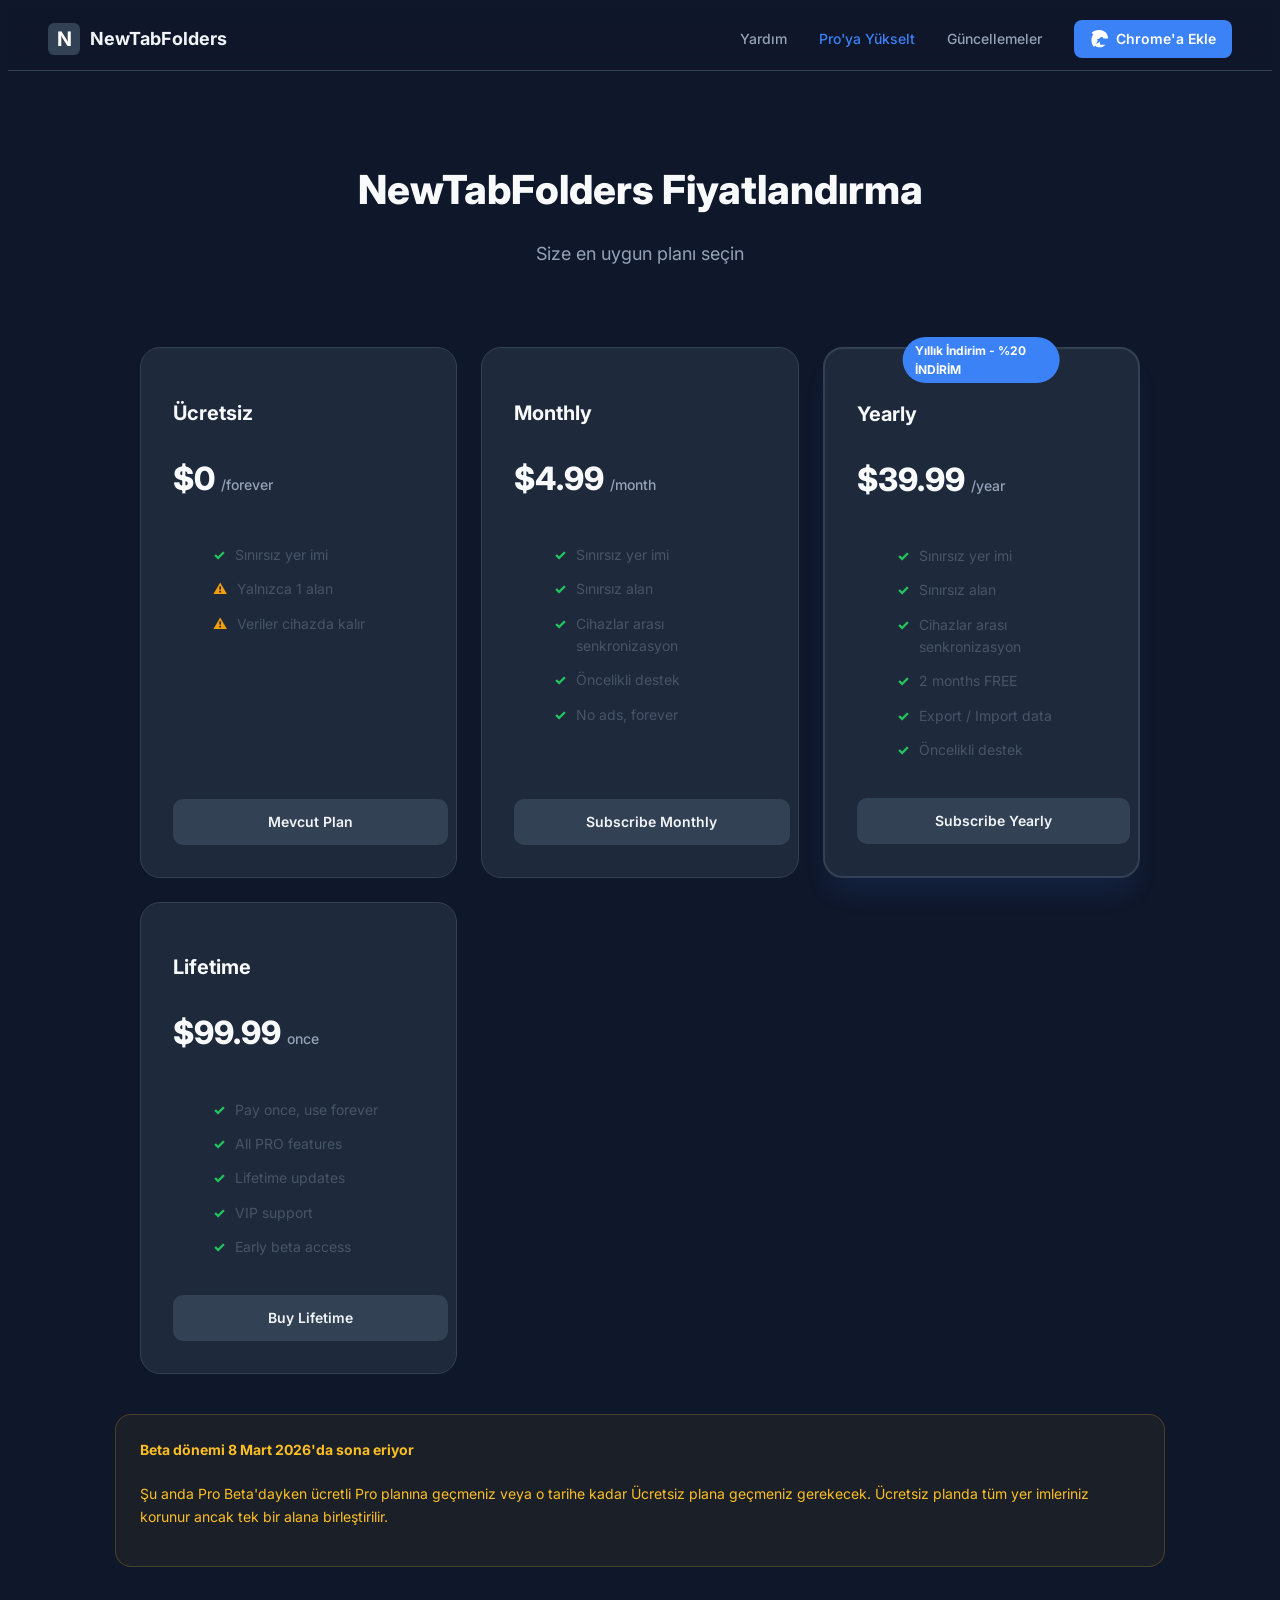
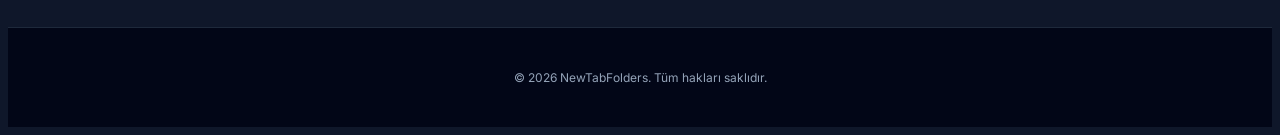
<file: pricing.html>
<!DOCTYPE html>
<html lang="en">
<head>
    <meta charset="UTF-8">
    <meta name="viewport" content="width=device-width, initial-scale=1.0">
    <title>Pricing - NewTabFolders</title>
    <link href="https://fonts.googleapis.com/css2?family=Inter:wght@400;500;600;700&display=swap" rel="stylesheet">
    <script src="js/translations.js"></script>
    <script src="js/info-page.js"></script>
    <style>
        :root {
            --primary: #3b82f6;
            --primary-hover: #2563eb;
            --text-main: #1f2937;
            --text-muted: #6b7280;
            --bg-body: #ffffff;
            --bg-card: #ffffff;
            --border: #e5e7eb;
            --shadow: 0 10px 15px -3px rgba(0, 0, 0, 0.1), 0 4px 6px -2px rgba(0, 0, 0, 0.05);
        }
        body { font-family: 'Inter', sans-serif; background-color: var(--bg-body); color: var(--text-main); line-height: 1.6; }
        [data-theme="dark"] body { background: #0f172a; color: #f1f5f9; }

        header {
            position: sticky; top: 0; z-index: 100; background: rgba(255,255,255,0.8); backdrop-filter: blur(10px);
            display: flex; justify-content: space-between; align-items: center; padding: 12px 40px; border-bottom: 1px solid var(--border);
        }
        .logo-area { display: flex; align-items: center; gap: 10px; font-weight: 700; font-size: 18px; color: #334155; text-decoration: none; }
        .logo-box { width: 32px; height: 32px; background: #334155; color: white; border-radius: 6px; display: flex; align-items: center; justify-content: center; font-size: 20px; }

        nav { display: flex; gap: 32px; align-items: center; }
        nav a { text-decoration: none; color: var(--text-muted); font-size: 14px; font-weight: 500; transition: color 0.2s; }
        nav a:hover { color: var(--primary); }

        .btn-chrome {
            background: var(--primary); color: white; padding: 8px 16px; border-radius: 8px; font-weight: 600; font-size: 14px;
            display: flex; align-items: center; gap: 8px; border: none; cursor: pointer; transition: opacity 0.2s; text-decoration: none;
        }
        .btn-chrome:hover { opacity: 0.9; }
        .chrome-icon { width: 18px; height: 18px; }

        .hero { text-align: center; padding: 60px 20px 20px; }
        .hero h1 { font-size: 40px; font-weight: 800; color: #0f172a; margin-bottom: 12px; }
        .hero p { font-size: 18px; color: var(--text-muted); }

        .pricing-grid { max-width: 1000px; margin: 40px auto; display: grid; grid-template-columns: repeat(3, 1fr); gap: 24px; padding: 0 20px; }

        .card {
            background: var(--bg-card); border: 1px solid var(--border); border-radius: 20px; padding: 32px;
            display: flex; flex-direction: column; transition: transform 0.2s, box-shadow 0.2s; position: relative;
        }
        .card:hover { transform: translateY(-4px); box-shadow: var(--shadow); }
        .card.featured { border: 2px solid var(--primary); box-shadow: 0 20px 25px -5px rgba(59, 130, 246, 0.1); }
        .tag { position: absolute; top: -12px; left: 50%; transform: translateX(-50%); background: var(--primary); color: white; padding: 4px 12px; border-radius: 999px; font-size: 12px; font-weight: 700; }

        .card h2 { font-size: 20px; margin-bottom: 8px; }
        .card .price { font-size: 32px; font-weight: 800; margin: 16px 0; color: #0f172a; }
        .card .price span { font-size: 14px; color: var(--text-muted); font-weight: 500; }

        .features { list-style: none; margin: 24px 0; flex-grow: 1; }
        .features li { margin-bottom: 12px; font-size: 14px; display: flex; gap: 10px; color: #475569; }
        .features li::before { content: '✓'; color: #22c55e; font-weight: 800; }
        .features li.warning::before { content: '⚠️'; color: #f59e0b; }

        .btn-card {
            display: block; width: 100%; padding: 12px; border-radius: 10px; text-align: center; font-weight: 600; text-decoration: none; font-size: 14px;
            background: #f1f5f9; color: #475569; transition: background 0.2s;
        }
        .featured .btn-card { background: var(--primary); color: white; }

        .beta-banner {
            max-width: 1000px; margin: 40px auto; background: #fffbe6; border: 1px solid #ffe58f; padding: 24px; border-radius: 16px;
            color: #856404; font-size: 14px; display: flex; flex-direction: column; gap: 8px;
        }

        footer { border-top: 1px solid var(--border); padding: 40px; text-align: center; margin-top: 60px; }
        .copy { font-size: 12px; color: var(--text-muted); }

        @media (max-width: 768px) {
            .pricing-grid { grid-template-columns: 1fr; }
        }
    </style>
</head>
<body>
    <header>
        <a href="index.html" class="logo-area">
            <div class="logo-box">N</div>
            <span>NewTabFolders</span>
        </a>
        <nav>
            <a href="guide.html" data-i18n="help">Guide</a>
            <a href="pricing.html" style="color:var(--primary)" data-i18n="upgrade_pro">Pricing</a>
            <a href="changelog.html" data-i18n="nav_updates">Updates</a>
            <a href="https://chrome.google.com/webstore" class="btn-chrome">
                <svg class="chrome-icon" viewBox="0 0 24 24" fill="currentColor"><path d="M12 0C8.21 0 4.83 1.35 2.26 3.6L9.16 12L12 12C12 11.2 12.33 10.45 12.92 9.92C13.5 9.4 14.28 9.11 15.11 9.11C16.5 9.11 17.65 10.1 17.84 11.41L23.96 11.41C23.99 11.19 24 10.97 24 10.75C24 4.81 19.19 0 13.25 0H12ZM4.46 5.51C2.93 7.8 2 10.55 2 13.5C2 17.06 3.32 20.32 5.5 22.8L10.36 14.39C9.9 14 9.61 13.43 9.61 12.79C9.61 11.69 10.5 10.79 11.61 10.79C12.01 10.79 12.39 10.91 12.7 11.11L19.56 5.51H19.55C17.67 3.33 14.99 2 12 2C9.01 2 6.33 3.33 4.45 5.51H4.46ZM12.79 15.11C12.79 15.75 12.39 16.32 11.77 16.63L5.51 19.55C7.39 21.73 10.07 23.06 13.06 23.06C16.05 23.06 18.73 21.73 20.61 19.55L14.49 19.55C14.19 19.55 13.88 19.46 13.62 19.29L12.79 15.11Z"/></svg>
                <span data-i18n="add_to_chrome">Add to Chrome</span>
            </a>
        </nav>
    </header>

    <div class="hero">
        <h1 data-i18n="pricing_title">NewTabFolders Pricing</h1>
        <p data-i18n="pricing_subtitle">Choose the best plan for you</p>
    </div>

    <div class="pricing-grid">
        <!-- Free -->
        <div class="card">
            <h2 data-i18n="plan_free">Free</h2>
            <div class="price">$0 <span>/forever</span></div>
            <ul class="features">
                <li data-i18n="feature_unlimited_bookmarks">Unlimited bookmarks</li>
                <li class="warning" data-i18n="feature_one_space">1 space only</li>
                <li class="warning" data-i18n="feature_device_data">Data stays on device</li>
            </ul>
            <a href="index.html" class="btn-card" data-i18n="plan_current">Current Plan</a>
        </div>

        <!-- Pro Monthly -->
        <div class="card">
            <h2>Monthly</h2>
            <div class="price">$4.99 <span>/month</span></div>
            <ul class="features">
                <li data-i18n="feature_unlimited_bookmarks">Unlimited bookmarks</li>
                <li data-i18n="feature_unlimited_spaces">Unlimited spaces</li>
                <li data-i18n="feature_sync">Cross-device sync</li>
                <li data-i18n="feature_priority_support">Priority support</li>
                <li>No ads, forever</li>
            </ul>
            <a href="https://methefor.lemonsqueezy.com/checkout/buy/4b104231-b5c0-4a7e-a9cd-a371157611d3" target="_blank" class="btn-card">Subscribe Monthly</a>
        </div>

        <!-- Pro Yearly -->
        <div class="card featured">
            <div class="tag" data-i18n="plan_yearly_discount">Save 33%</div>
            <h2>Yearly</h2>
            <div class="price">$39.99 <span>/year</span></div>
            <ul class="features">
                <li data-i18n="feature_unlimited_bookmarks">Unlimited bookmarks</li>
                <li data-i18n="feature_unlimited_spaces">Unlimited spaces</li>
                <li data-i18n="feature_sync">Cross-device sync</li>
                <li>2 months FREE</li>
                <li>Export / Import data</li>
                <li data-i18n="feature_priority_support">Priority support</li>
            </ul>
            <a href="https://methefor.lemonsqueezy.com/checkout/buy/a20c7f88-d19b-4393-b33b-eaca082f7471" target="_blank" class="btn-card">Subscribe Yearly</a>
        </div>

        <!-- Lifetime -->
        <div class="card">
            <h2>Lifetime</h2>
            <div class="price">$99.99 <span>once</span></div>
            <ul class="features">
                <li>Pay once, use forever</li>
                <li>All PRO features</li>
                <li>Lifetime updates</li>
                <li>VIP support</li>
                <li>Early beta access</li>
            </ul>
            <a href="https://methefor.lemonsqueezy.com/checkout/buy/12535de7-7e0e-4698-9bbc-51dd0547307a" target="_blank" class="btn-card">Buy Lifetime</a>
        </div>
    </div>

    <div class="beta-banner">
        <strong data-i18n="beta_title">Beta period ends 8 March 2026</strong>
        <p data-i18n="beta_text">If you're currently on the Pro Beta, you'll need to switch to a paid Pro plan or downgrade to the Free plan by then. On Free, all your bookmarks are kept but merged into a single space.</p>
    </div>

    <footer>
        <div class="copy" data-i18n="footer_copyright">© 2026 NewTabFolders. All rights reserved.</div>
    </footer>
</body>
</html>
</file>
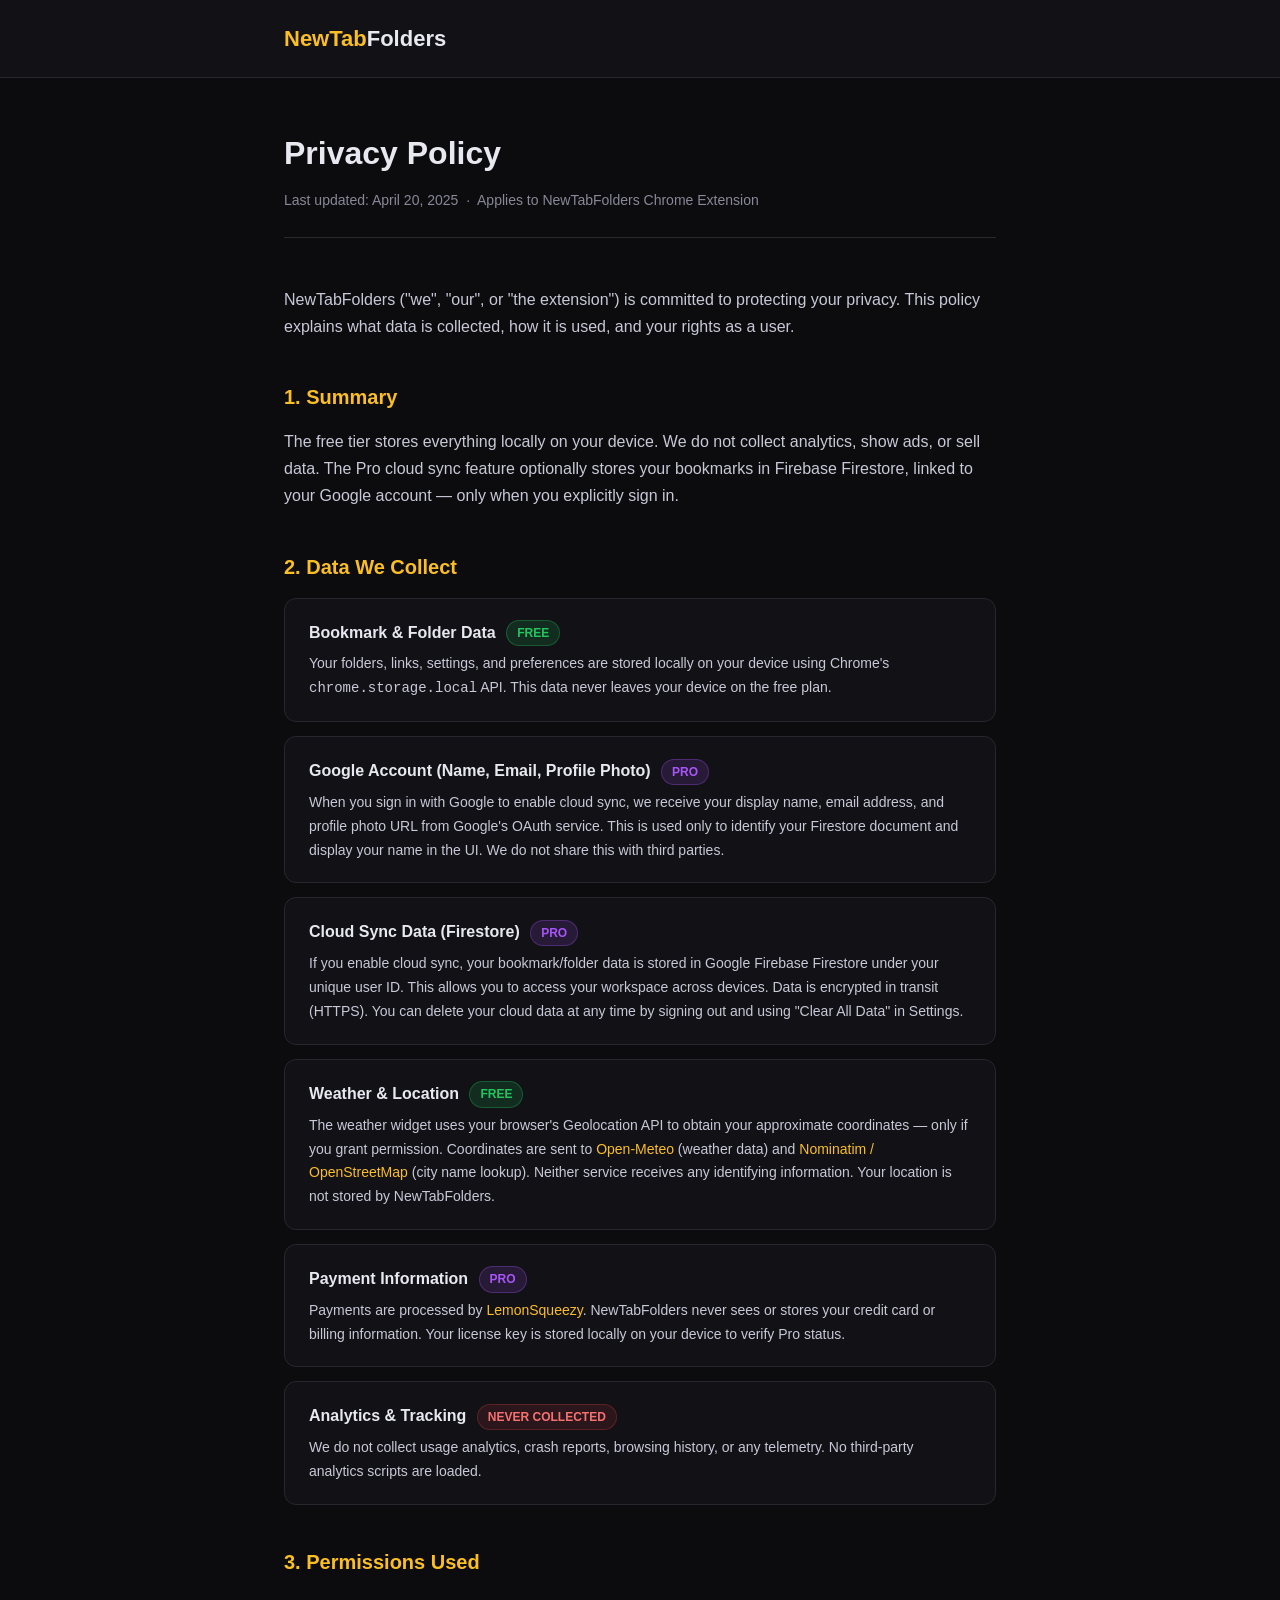
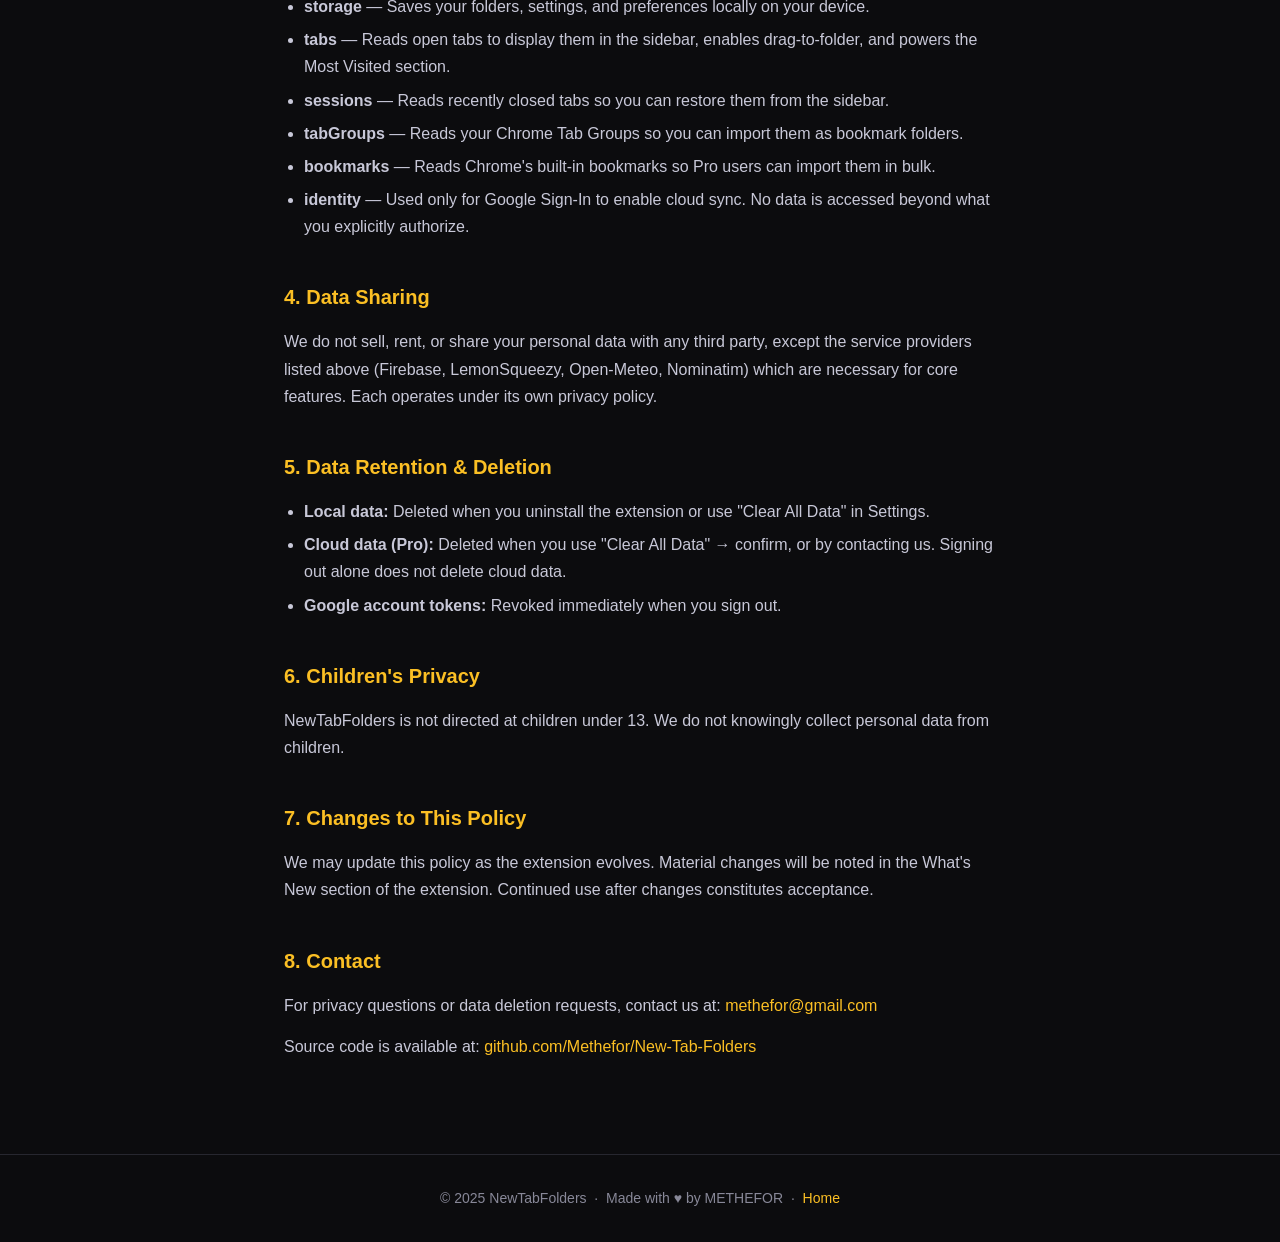
<file: privacy.html>
<!DOCTYPE html>
<html lang="en">
<head>
    <meta charset="UTF-8">
    <meta name="viewport" content="width=device-width, initial-scale=1.0">
    <title>Privacy Policy — NewTabFolders</title>
    <meta name="description" content="Privacy Policy for NewTabFolders Chrome Extension. Learn how we handle your data.">
    <style>
        *, *::before, *::after { margin: 0; padding: 0; box-sizing: border-box; }

        :root {
            --bg:     #0c0c0e;
            --bg2:    #111116;
            --border: #27272f;
            --text:   #e8e8f0;
            --muted:  #888898;
            --gold:   #fbbf24;
            --purple: #a855f7;
            --green:  #22c55e;
        }

        body {
            background: var(--bg);
            color: var(--text);
            font-family: -apple-system, BlinkMacSystemFont, 'Segoe UI', sans-serif;
            font-size: 16px;
            line-height: 1.7;
        }

        header {
            background: var(--bg2);
            border-bottom: 1px solid var(--border);
            padding: 20px 0;
        }

        header .inner {
            max-width: 760px;
            margin: 0 auto;
            padding: 0 24px;
            display: flex;
            align-items: center;
            gap: 12px;
        }

        header .logo {
            font-size: 22px;
            font-weight: 700;
            color: var(--gold);
            text-decoration: none;
        }

        header .logo span { color: var(--text); }

        main {
            max-width: 760px;
            margin: 0 auto;
            padding: 48px 24px 80px;
        }

        h1 {
            font-size: 32px;
            font-weight: 700;
            margin-bottom: 8px;
        }

        .meta {
            color: var(--muted);
            font-size: 14px;
            margin-bottom: 48px;
            padding-bottom: 24px;
            border-bottom: 1px solid var(--border);
        }

        h2 {
            font-size: 20px;
            font-weight: 600;
            margin-top: 40px;
            margin-bottom: 14px;
            color: var(--gold);
        }

        p { margin-bottom: 14px; color: #c8c8d8; }

        ul {
            margin: 0 0 14px 20px;
            color: #c8c8d8;
        }

        ul li { margin-bottom: 6px; }

        .badge {
            display: inline-block;
            padding: 2px 10px;
            border-radius: 20px;
            font-size: 12px;
            font-weight: 600;
            vertical-align: middle;
            margin-left: 6px;
        }

        .badge-free  { background: rgba(34,197,94,.15); color: var(--green); border: 1px solid rgba(34,197,94,.3); }
        .badge-pro   { background: rgba(168,85,247,.15); color: var(--purple); border: 1px solid rgba(168,85,247,.3); }
        .badge-never { background: rgba(239,68,68,.12); color: #f87171; border: 1px solid rgba(239,68,68,.25); }

        .card {
            background: var(--bg2);
            border: 1px solid var(--border);
            border-radius: 12px;
            padding: 20px 24px;
            margin-bottom: 14px;
        }

        .card-title {
            font-weight: 600;
            margin-bottom: 6px;
        }

        .card p { margin-bottom: 0; font-size: 14px; }

        a { color: var(--gold); text-decoration: none; }
        a:hover { text-decoration: underline; }

        footer {
            text-align: center;
            padding: 32px 24px;
            color: var(--muted);
            font-size: 14px;
            border-top: 1px solid var(--border);
        }
    </style>
</head>
<body>

<header>
    <div class="inner">
        <a class="logo" href="landing.html">NewTab<span>Folders</span></a>
    </div>
</header>

<main>
    <h1>Privacy Policy</h1>
    <p class="meta">Last updated: April 20, 2025 &nbsp;·&nbsp; Applies to NewTabFolders Chrome Extension</p>

    <p>NewTabFolders ("we", "our", or "the extension") is committed to protecting your privacy. This policy explains what data is collected, how it is used, and your rights as a user.</p>

    <h2>1. Summary</h2>
    <p>The free tier stores everything locally on your device. We do not collect analytics, show ads, or sell data. The Pro cloud sync feature optionally stores your bookmarks in Firebase Firestore, linked to your Google account — only when you explicitly sign in.</p>

    <h2>2. Data We Collect</h2>

    <div class="card">
        <div class="card-title">Bookmark & Folder Data <span class="badge badge-free">FREE</span></div>
        <p>Your folders, links, settings, and preferences are stored locally on your device using Chrome's <code>chrome.storage.local</code> API. This data never leaves your device on the free plan.</p>
    </div>

    <div class="card">
        <div class="card-title">Google Account (Name, Email, Profile Photo) <span class="badge badge-pro">PRO</span></div>
        <p>When you sign in with Google to enable cloud sync, we receive your display name, email address, and profile photo URL from Google's OAuth service. This is used only to identify your Firestore document and display your name in the UI. We do not share this with third parties.</p>
    </div>

    <div class="card">
        <div class="card-title">Cloud Sync Data (Firestore) <span class="badge badge-pro">PRO</span></div>
        <p>If you enable cloud sync, your bookmark/folder data is stored in Google Firebase Firestore under your unique user ID. This allows you to access your workspace across devices. Data is encrypted in transit (HTTPS). You can delete your cloud data at any time by signing out and using "Clear All Data" in Settings.</p>
    </div>

    <div class="card">
        <div class="card-title">Weather & Location <span class="badge badge-free">FREE</span></div>
        <p>The weather widget uses your browser's Geolocation API to obtain your approximate coordinates — only if you grant permission. Coordinates are sent to <a href="https://open-meteo.com" target="_blank" rel="noopener">Open-Meteo</a> (weather data) and <a href="https://nominatim.openstreetmap.org" target="_blank" rel="noopener">Nominatim / OpenStreetMap</a> (city name lookup). Neither service receives any identifying information. Your location is not stored by NewTabFolders.</p>
    </div>

    <div class="card">
        <div class="card-title">Payment Information <span class="badge badge-pro">PRO</span></div>
        <p>Payments are processed by <a href="https://www.lemonsqueezy.com" target="_blank" rel="noopener">LemonSqueezy</a>. NewTabFolders never sees or stores your credit card or billing information. Your license key is stored locally on your device to verify Pro status.</p>
    </div>

    <div class="card">
        <div class="card-title">Analytics & Tracking <span class="badge badge-never">NEVER COLLECTED</span></div>
        <p>We do not collect usage analytics, crash reports, browsing history, or any telemetry. No third-party analytics scripts are loaded.</p>
    </div>

    <h2>3. Permissions Used</h2>
    <ul>
        <li><strong>storage</strong> — Saves your folders, settings, and preferences locally on your device.</li>
        <li><strong>tabs</strong> — Reads open tabs to display them in the sidebar, enables drag-to-folder, and powers the Most Visited section.</li>
        <li><strong>sessions</strong> — Reads recently closed tabs so you can restore them from the sidebar.</li>
        <li><strong>tabGroups</strong> — Reads your Chrome Tab Groups so you can import them as bookmark folders.</li>
        <li><strong>bookmarks</strong> — Reads Chrome's built-in bookmarks so Pro users can import them in bulk.</li>
        <li><strong>identity</strong> — Used only for Google Sign-In to enable cloud sync. No data is accessed beyond what you explicitly authorize.</li>
    </ul>

    <h2>4. Data Sharing</h2>
    <p>We do not sell, rent, or share your personal data with any third party, except the service providers listed above (Firebase, LemonSqueezy, Open-Meteo, Nominatim) which are necessary for core features. Each operates under its own privacy policy.</p>

    <h2>5. Data Retention & Deletion</h2>
    <ul>
        <li><strong>Local data:</strong> Deleted when you uninstall the extension or use "Clear All Data" in Settings.</li>
        <li><strong>Cloud data (Pro):</strong> Deleted when you use "Clear All Data" → confirm, or by contacting us. Signing out alone does not delete cloud data.</li>
        <li><strong>Google account tokens:</strong> Revoked immediately when you sign out.</li>
    </ul>

    <h2>6. Children's Privacy</h2>
    <p>NewTabFolders is not directed at children under 13. We do not knowingly collect personal data from children.</p>

    <h2>7. Changes to This Policy</h2>
    <p>We may update this policy as the extension evolves. Material changes will be noted in the What's New section of the extension. Continued use after changes constitutes acceptance.</p>

    <h2>8. Contact</h2>
    <p>For privacy questions or data deletion requests, contact us at: <a href="mailto:methefor@gmail.com">methefor@gmail.com</a></p>
    <p>Source code is available at: <a href="https://github.com/Methefor/New-Tab-Folders" target="_blank" rel="noopener">github.com/Methefor/New-Tab-Folders</a></p>
</main>

<footer>
    &copy; 2025 NewTabFolders &nbsp;·&nbsp; Made with ♥ by METHEFOR &nbsp;·&nbsp;
    <a href="landing.html">Home</a>
</footer>

</body>
</html>
</file>
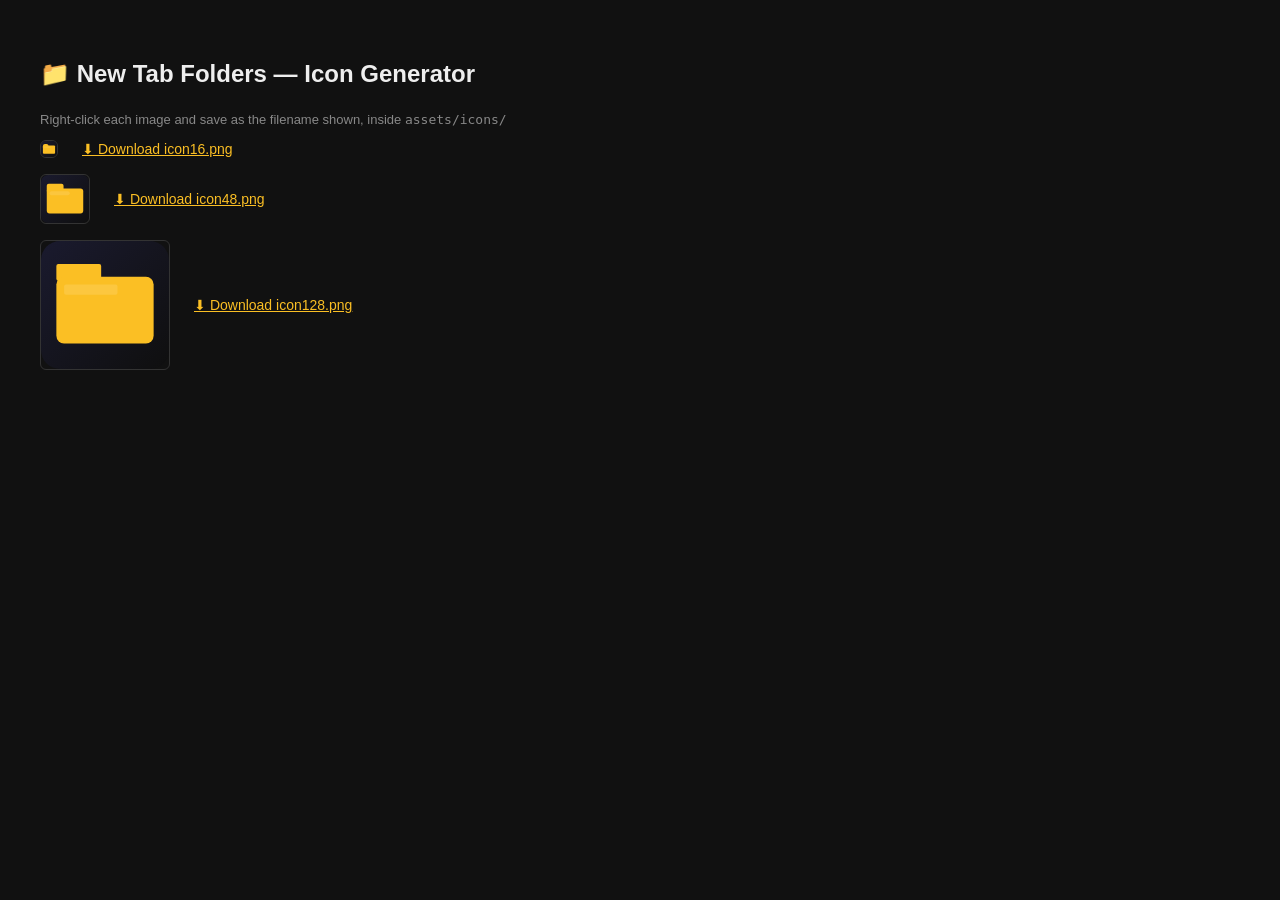
<file: assets/icons/generate-icons.html>
<!DOCTYPE html>
<html>
<head>
    <meta charset="UTF-8">
    <title>Generate Icons — New Tab Folders</title>
    <style>
        body { font-family: sans-serif; padding: 32px; background: #111; color: #eee; }
        h2 { margin-bottom: 24px; }
        .row { display: flex; gap: 24px; align-items: center; margin-bottom: 16px; }
        canvas { border: 1px solid #333; border-radius: 6px; }
        a { color: #fbbf24; font-size: 14px; }
        p { color: #888; font-size: 13px; margin-top: 24px; }
    </style>
</head>
<body>
    <h2>📁 New Tab Folders — Icon Generator</h2>
    <p>Right-click each image and save as the filename shown, inside <code>assets/icons/</code></p>

    <div id="icons"></div>

    <script>
        const sizes = [16, 48, 128];

        sizes.forEach(size => {
            const canvas = document.createElement('canvas');
            canvas.width = size;
            canvas.height = size;
            const ctx = canvas.getContext('2d');

            // Background
            const grad = ctx.createLinearGradient(0, 0, size, size);
            grad.addColorStop(0, '#1a1a2e');
            grad.addColorStop(1, '#0f0f0f');
            ctx.fillStyle = grad;
            ctx.roundRect(0, 0, size, size, size * 0.15);
            ctx.fill();

            // Folder shape
            const pad = size * 0.12;
            const tabW = size * 0.35;
            const tabH = size * 0.1;
            const bodyY = size * 0.28;
            const bodyH = size * 0.52;

            ctx.fillStyle = '#fbbf24';

            // Tab
            ctx.beginPath();
            ctx.roundRect(pad, bodyY - tabH, tabW, tabH + 4, 2);
            ctx.fill();

            // Body
            ctx.beginPath();
            ctx.roundRect(pad, bodyY, size - pad * 2, bodyH, size * 0.06);
            ctx.fill();

            // Inner highlight
            ctx.fillStyle = 'rgba(255,255,255,0.12)';
            ctx.beginPath();
            ctx.roundRect(pad + size * 0.06, bodyY + size * 0.06, (size - pad * 2) * 0.55, size * 0.08, 2);
            ctx.fill();

            const row = document.createElement('div');
            row.className = 'row';

            const img = document.createElement('img');
            img.src = canvas.toDataURL('image/png');
            img.width = size;
            img.height = size;

            const link = document.createElement('a');
            link.href = canvas.toDataURL('image/png');
            link.download = `icon${size}.png`;
            link.textContent = `⬇ Download icon${size}.png`;

            row.appendChild(canvas);
            row.appendChild(link);
            document.getElementById('icons').appendChild(row);
        });
    </script>
</body>
</html>
</file>
